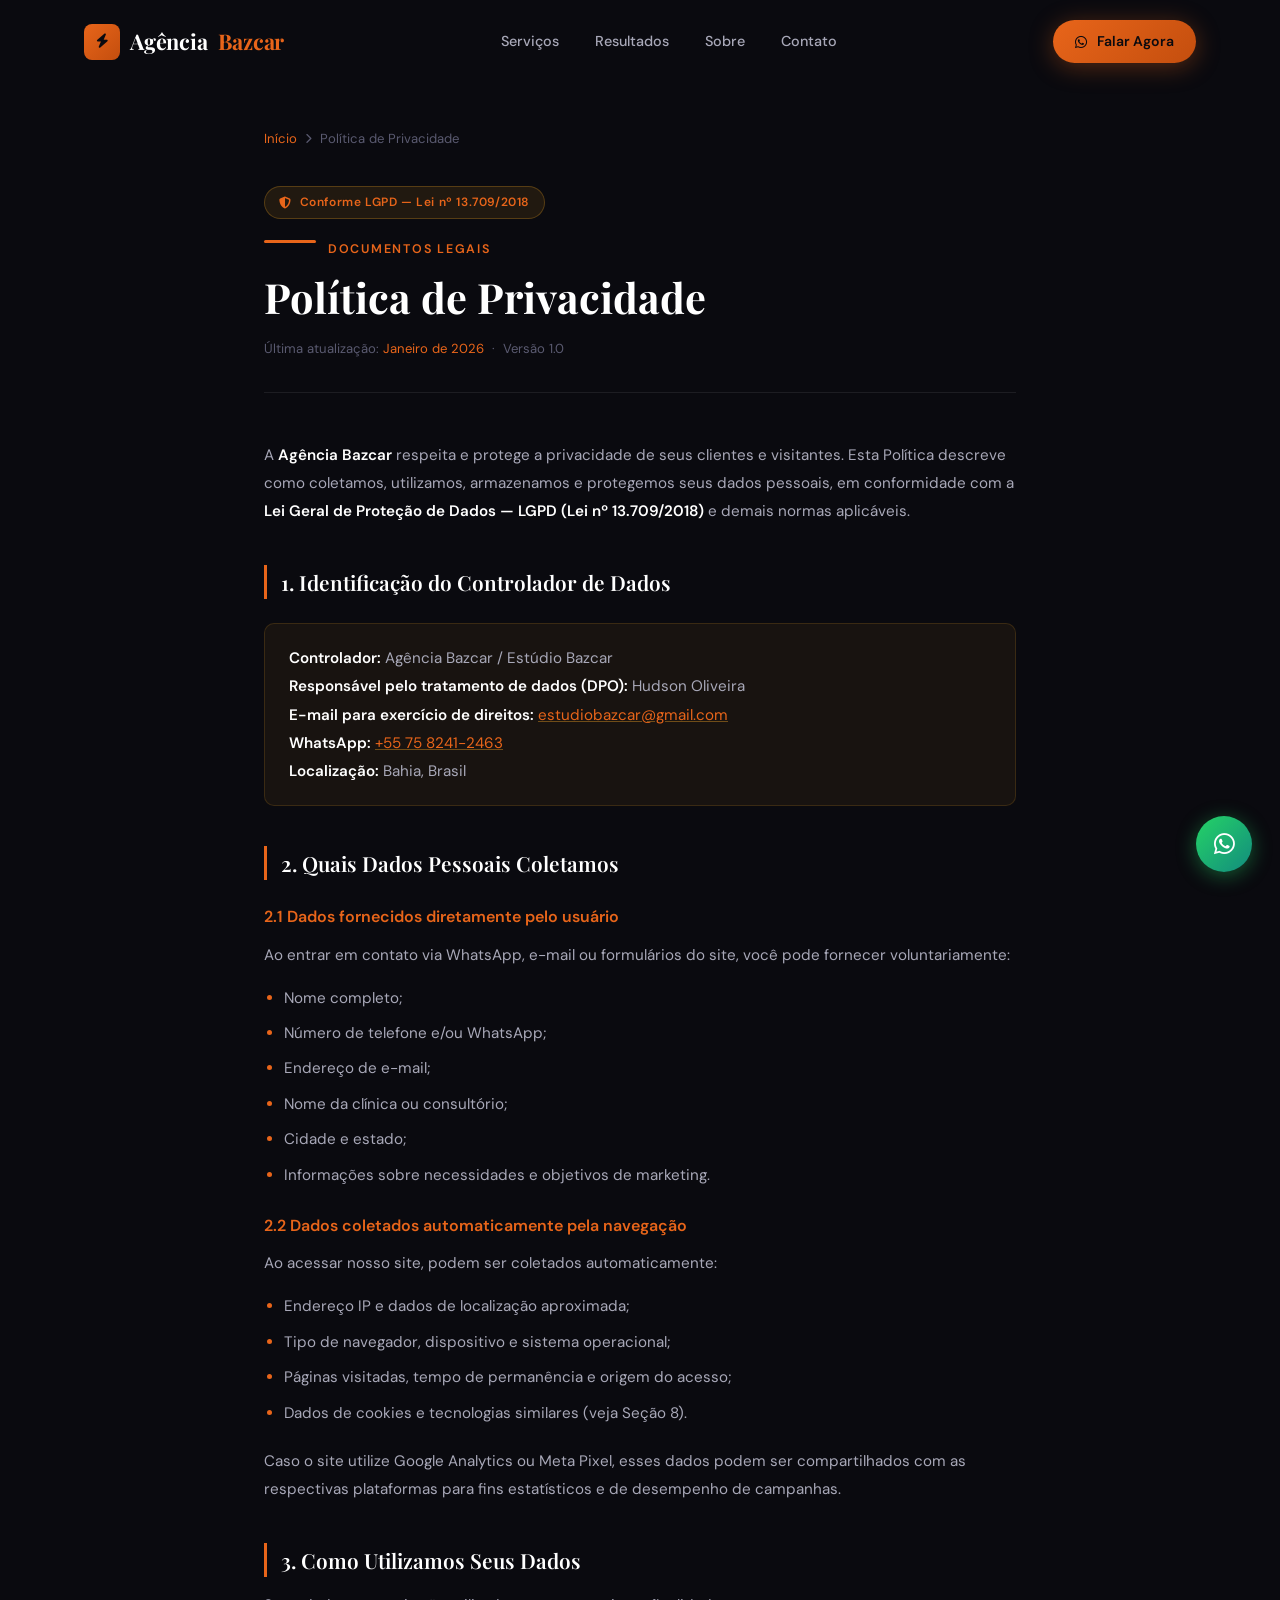
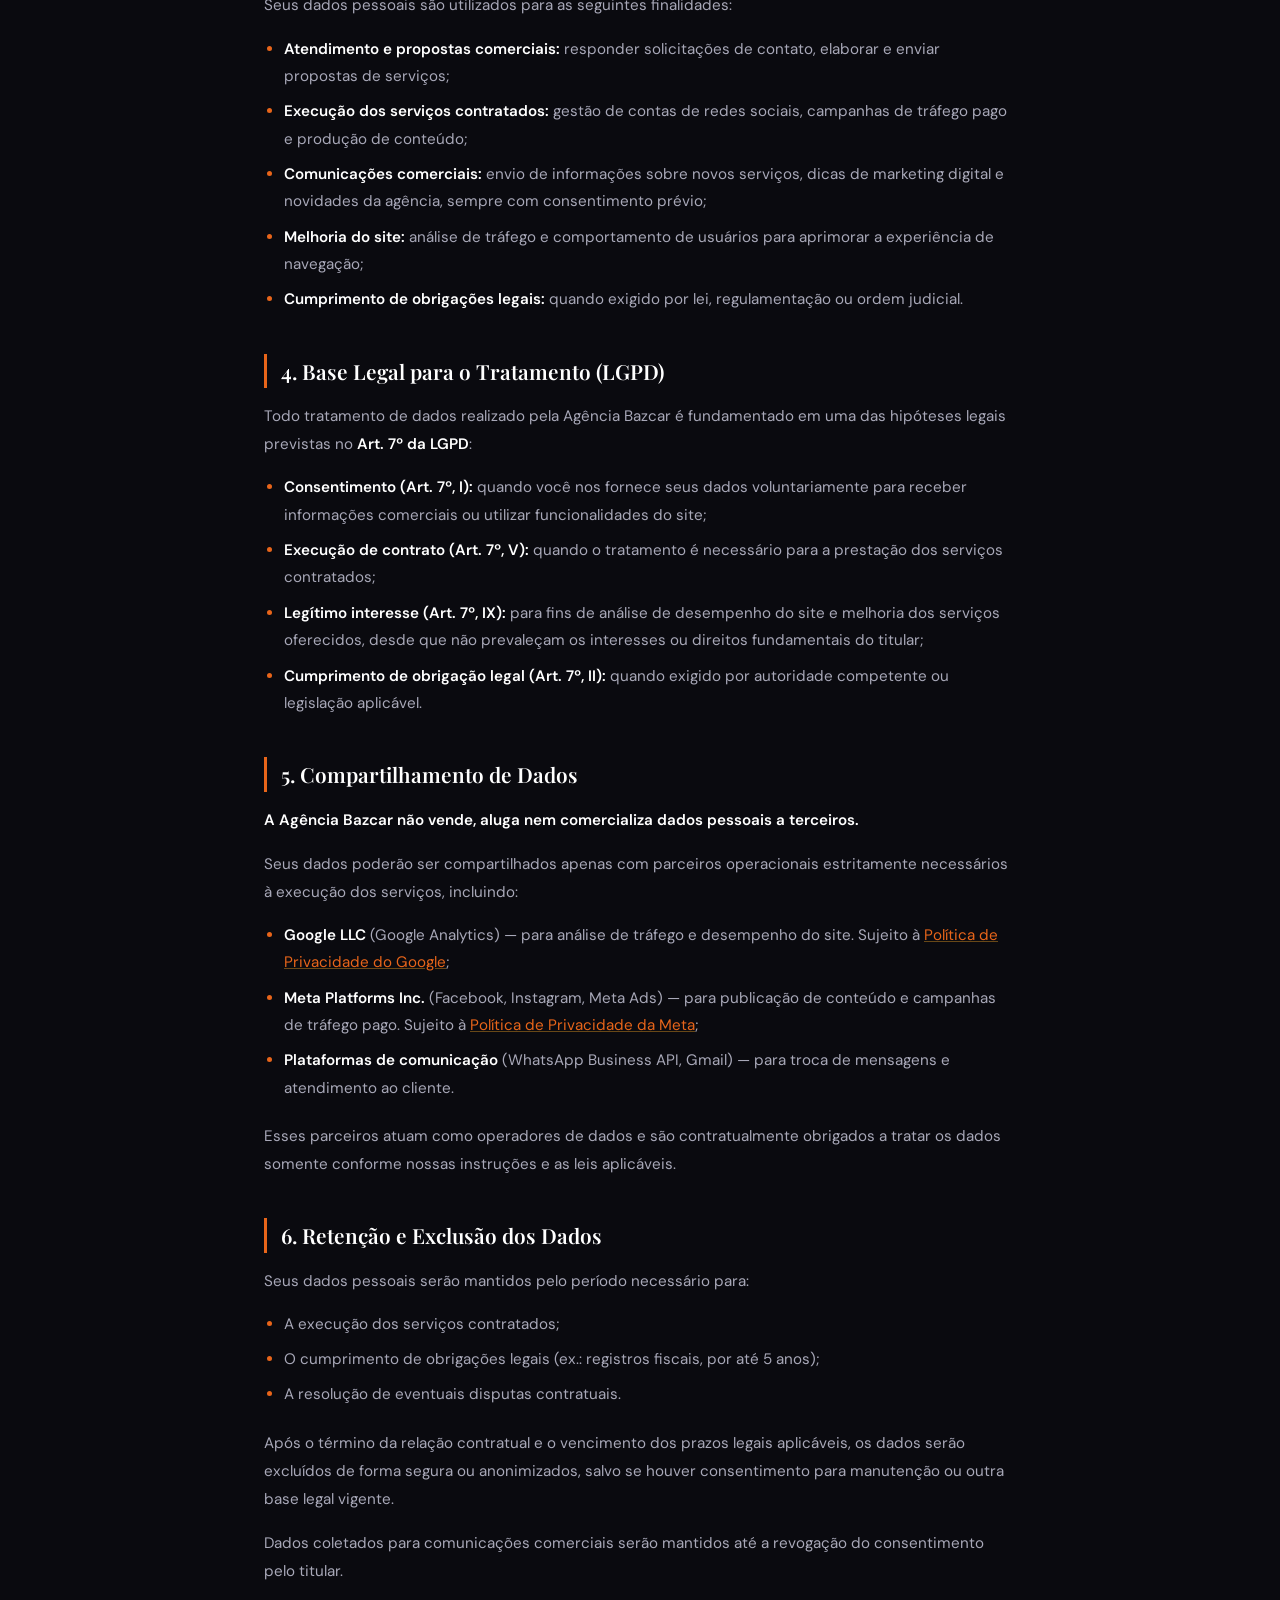
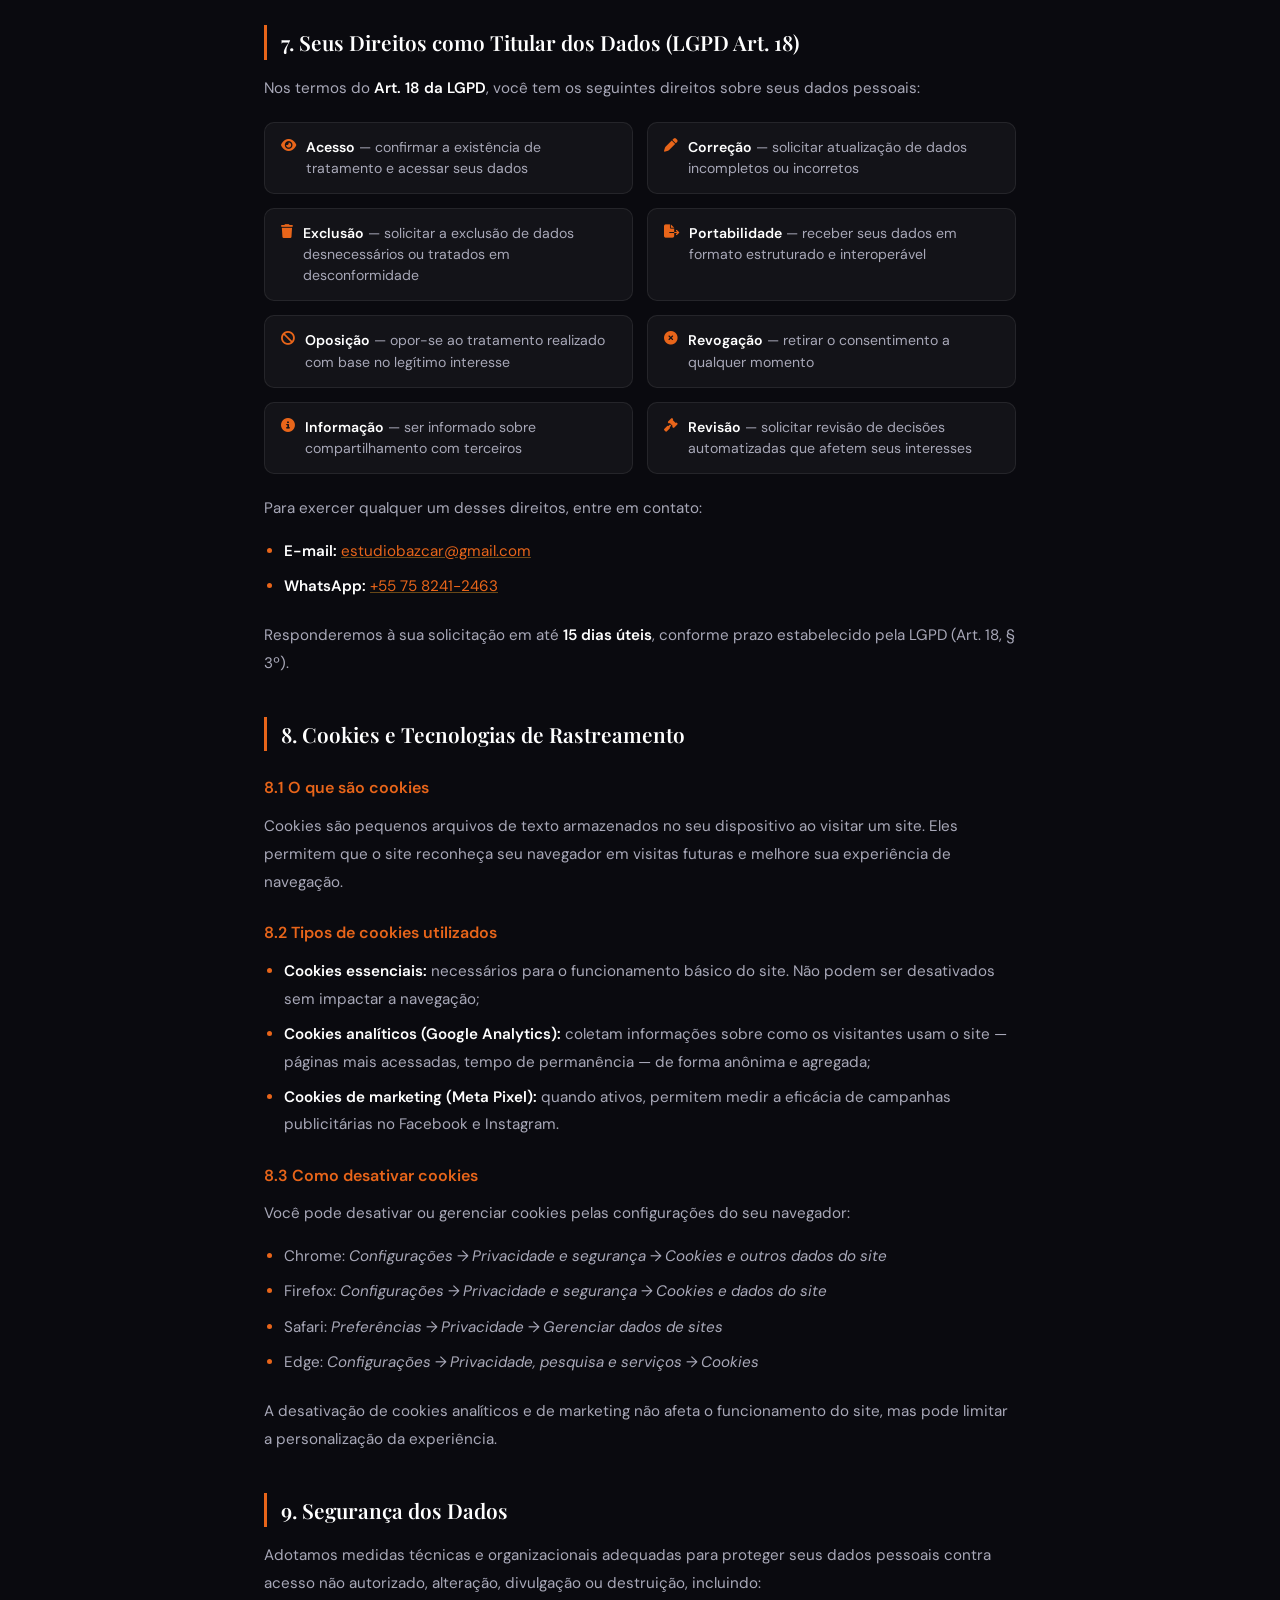
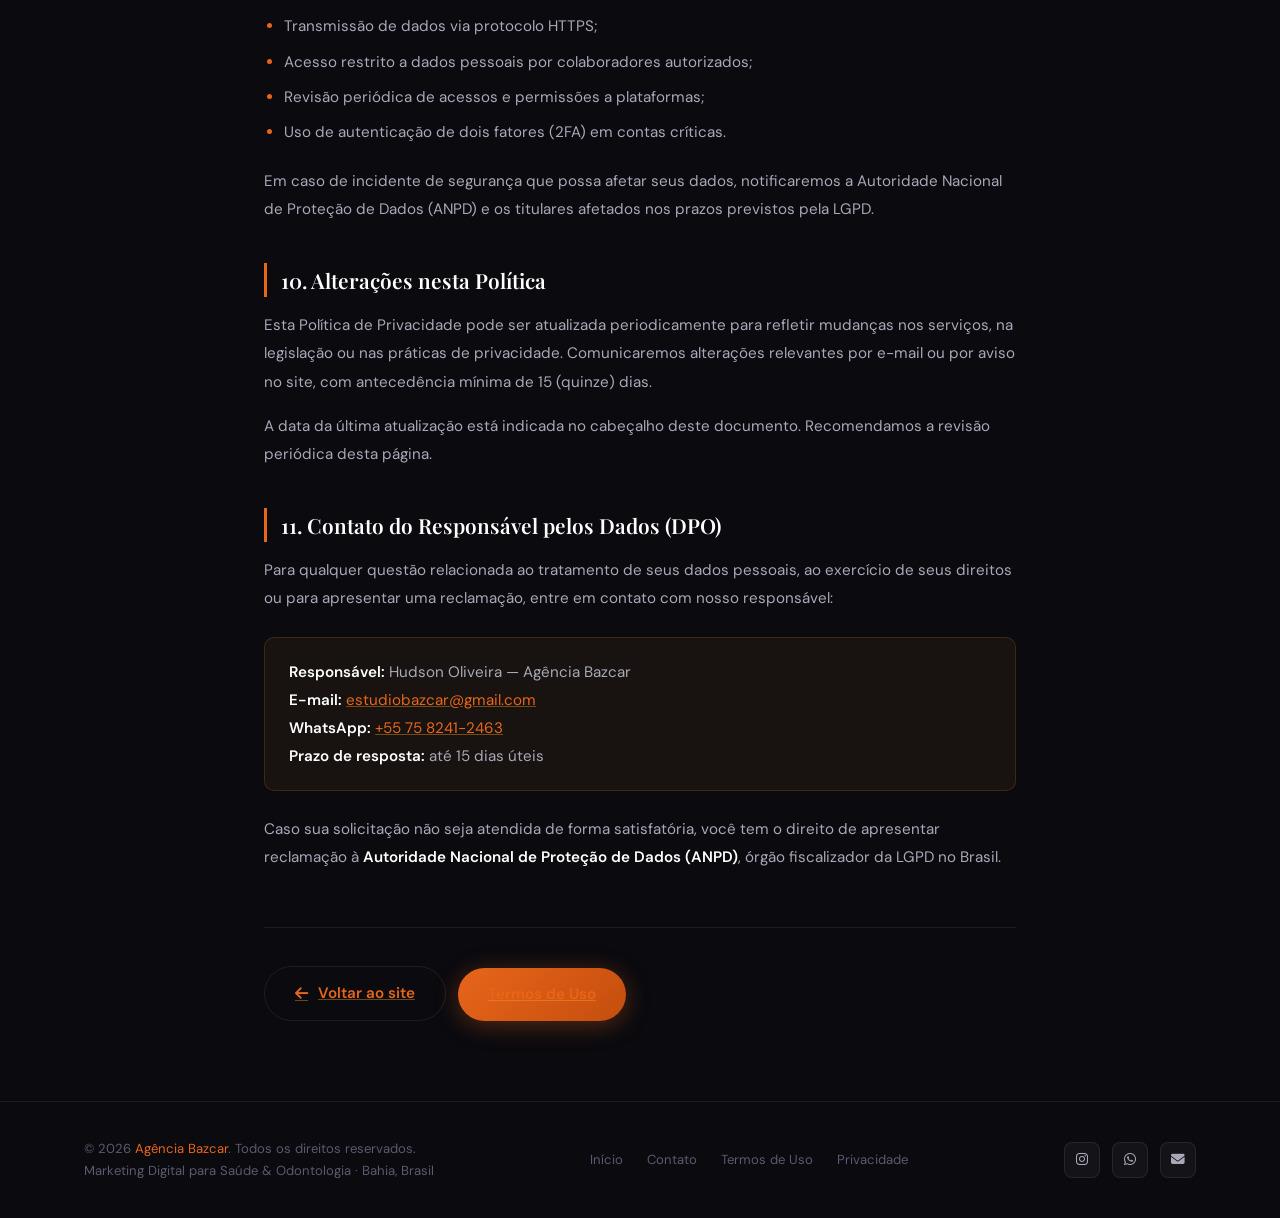
<file: legal/politica-de-privacidade.html>
<!DOCTYPE html>
<html lang="pt-BR">
<head>
  <meta charset="UTF-8" />
  <meta name="viewport" content="width=device-width, initial-scale=1.0" />
  <meta name="description" content="Política de Privacidade da Agência Bazcar — em conformidade com a LGPD (Lei nº 13.709/2018). Saiba como seus dados são coletados, usados e protegidos." />
  <meta name="robots" content="noindex, follow" />
  <title>Política de Privacidade | Agência Bazcar</title>

  <link rel="preconnect" href="https://fonts.googleapis.com" />
  <link rel="preconnect" href="https://fonts.gstatic.com" crossorigin />
  <link href="https://fonts.googleapis.com/css2?family=Playfair+Display:ital,wght@0,400;0,600;0,700;1,400&family=DM+Sans:wght@300;400;500;600&display=swap" rel="stylesheet" />
  <link rel="stylesheet" href="https://cdnjs.cloudflare.com/ajax/libs/font-awesome/6.5.0/css/all.min.css" />

  <!-- Meta Pixel -->
  <script>
    !function(f,b,e,v,n,t,s){if(f.fbq)return;n=f.fbq=function(){n.callMethod?
    n.callMethod.apply(n,arguments):n.queue.push(arguments)};if(!f._fbq)f._fbq=n;
    n.push=n;n.loaded=!0;n.version='2.0';n.queue=[];t=b.createElement(e);t.async=!0;
    t.src=v;s=b.getElementsByTagName(e)[0];s.parentNode.insertBefore(t,s)}(window,
    document,'script','https://connect.facebook.net/en_US/fbevents.js');
    fbq('init','1306252991701924');
    fbq('track','PageView');
  </script>
  <noscript><img height="1" width="1" style="display:none"
    src="https://www.facebook.com/tr?id=1306252991701924&ev=PageView&noscript=1"/></noscript>
  <!-- End Meta Pixel -->

  <link rel="stylesheet" href="../css/style.css" />
  <link rel="stylesheet" href="../css/animations.css" />

  <style>
    /* === LEGAL PAGE — estilos específicos === */
    .legal-wrap {
      max-width: 800px;
      margin: 0 auto;
      padding: 40px 24px 80px;
    }

    .breadcrumb {
      display: flex;
      align-items: center;
      gap: 8px;
      font-size: 0.82rem;
      color: var(--gray-dim);
      margin-bottom: 36px;
      flex-wrap: wrap;
    }
    .breadcrumb a { color: var(--gold); transition: opacity 0.2s; }
    .breadcrumb a:hover { opacity: 0.8; }
    .breadcrumb i { font-size: 0.65rem; color: var(--gray-dim); }

    .legal-header {
      margin-bottom: 48px;
      padding-bottom: 32px;
      border-bottom: 1px solid var(--glass-bdr);
    }
    .legal-header .label { margin-bottom: 12px; }
    .legal-header h1 {
      font-family: var(--font-head);
      font-size: clamp(2rem, 4vw, 2.6rem);
      font-weight: 700;
      line-height: 1.2;
      margin-bottom: 16px;
    }
    .legal-meta {
      font-size: 0.82rem;
      color: var(--gray-dim);
    }
    .legal-meta span { color: var(--gold); }

    .legal-body h2 {
      font-family: var(--font-head);
      font-size: 1.3rem;
      font-weight: 600;
      color: var(--white);
      margin: 40px 0 14px;
      padding-left: 14px;
      border-left: 3px solid var(--gold);
    }

    .legal-body h3 {
      font-size: 1rem;
      font-weight: 600;
      color: var(--gold);
      margin: 24px 0 10px;
    }

    .legal-body p {
      font-size: 0.95rem;
      color: var(--gray);
      line-height: 1.85;
      margin-bottom: 16px;
    }

    .legal-body ul, .legal-body ol {
      margin: 12px 0 20px 20px;
    }
    .legal-body li {
      font-size: 0.95rem;
      color: var(--gray);
      line-height: 1.8;
      margin-bottom: 8px;
    }
    .legal-body li::marker { color: var(--gold); }

    .legal-body strong { color: var(--white); font-weight: 600; }

    .legal-body a {
      color: var(--gold);
      text-decoration: underline;
      text-decoration-color: rgba(245,166,35,0.4);
      transition: text-decoration-color 0.2s;
    }
    .legal-body a:hover { text-decoration-color: var(--gold); }

    .legal-highlight {
      background: rgba(245,166,35,0.06);
      border: 1px solid rgba(245,166,35,0.15);
      border-radius: 10px;
      padding: 20px 24px;
      margin: 24px 0;
    }
    .legal-highlight p { margin-bottom: 0; }

    .lgpd-badge {
      display: inline-flex;
      align-items: center;
      gap: 8px;
      padding: 6px 14px;
      background: rgba(245,166,35,0.1);
      border: 1px solid rgba(245,166,35,0.25);
      border-radius: 50px;
      font-size: 0.75rem;
      font-weight: 600;
      color: var(--gold);
      letter-spacing: 0.05em;
      margin-bottom: 20px;
    }

    .rights-grid {
      display: grid;
      grid-template-columns: 1fr 1fr;
      gap: 14px;
      margin: 20px 0;
    }
    .right-item {
      display: flex;
      align-items: flex-start;
      gap: 10px;
      background: var(--glass-bg);
      border: 1px solid var(--glass-bdr);
      border-radius: 10px;
      padding: 14px 16px;
    }
    .right-item i { color: var(--gold); font-size: 0.85rem; margin-top: 2px; flex-shrink: 0; }
    .right-item span { font-size: 0.88rem; color: var(--gray); line-height: 1.5; }

    .back-btn-wrap {
      margin-top: 56px;
      padding-top: 32px;
      border-top: 1px solid var(--glass-bdr);
    }

    @media (max-width: 600px) {
      .rights-grid { grid-template-columns: 1fr; }
    }
  </style>
</head>

<body>

  <!-- FLOATING WHATSAPP -->
  <a href="https://wa.me/557582412463?text=Olá! Vim pelo site da Agência Bazcar e gostaria de saber mais sobre os serviços."
     class="wa-float" target="_blank" rel="noopener" aria-label="WhatsApp">
    <i class="fab fa-whatsapp"></i>
  </a>

  <!-- NAVBAR -->
  <nav id="navbar" aria-label="Navegação principal">
    <div class="container">
      <div class="nav-inner">
        <a href="../index.html" class="logo" aria-label="Agência Bazcar">
          <div class="logo-icon"><i class="fas fa-bolt"></i></div>
          Agência <span>Bazcar</span>
        </a>

        <ul class="nav-links">
          <li><a href="../index.html#servicos">Serviços</a></li>
          <li><a href="../index.html#resultados">Resultados</a></li>
          <li><a href="../index.html#sobre">Sobre</a></li>
          <li><a href="../index.html#contato">Contato</a></li>
        </ul>

        <div class="nav-cta">
          <a href="https://wa.me/557582412463?text=Olá! Vim pelo site da Agência Bazcar."
             class="btn btn-gold" target="_blank" rel="noopener" style="padding:10px 22px; font-size:0.88rem;">
            <i class="fab fa-whatsapp"></i> Falar Agora
          </a>
        </div>

        <button class="hamburger" id="hamburger" aria-label="Menu" aria-expanded="false">
          <span></span><span></span><span></span>
        </button>
      </div>
    </div>
  </nav>

  <!-- MOBILE MENU -->
  <div class="mobile-menu" id="mobileMenu" role="dialog" aria-modal="true" aria-label="Menu de navegação">
    <a href="../index.html#servicos" class="mobile-link">Serviços</a>
    <a href="../index.html#resultados" class="mobile-link">Resultados</a>
    <a href="../index.html#sobre" class="mobile-link">Sobre</a>
    <a href="../index.html#contato" class="mobile-link">Contato</a>
    <a href="https://wa.me/557582412463" class="btn btn-wa" target="_blank" rel="noopener" style="margin-top:12px;">
      <i class="fab fa-whatsapp"></i> Falar no WhatsApp
    </a>
  </div>

  <!-- CONTEÚDO PRINCIPAL -->
  <main style="padding-top: 88px;">
    <div class="legal-wrap">

      <!-- Breadcrumb -->
      <nav class="breadcrumb" aria-label="Localização na página">
        <a href="../index.html">Início</a>
        <i class="fas fa-chevron-right"></i>
        <span>Política de Privacidade</span>
      </nav>

      <!-- Cabeçalho -->
      <header class="legal-header">
        <div class="lgpd-badge">
          <i class="fas fa-shield-halved"></i>
          Conforme LGPD — Lei nº 13.709/2018
        </div>
        <div class="label">
          <div class="gold-line"></div>
          Documentos Legais
        </div>
        <h1>Política de Privacidade</h1>
        <p class="legal-meta">
          Última atualização: <span>Janeiro de 2026</span> &nbsp;·&nbsp;
          Versão 1.0
        </p>
      </header>

      <!-- Corpo -->
      <div class="legal-body">

        <p>
          A <strong>Agência Bazcar</strong> respeita e protege a privacidade de seus
          clientes e visitantes. Esta Política descreve como coletamos, utilizamos,
          armazenamos e protegemos seus dados pessoais, em conformidade com a
          <strong>Lei Geral de Proteção de Dados — LGPD (Lei nº 13.709/2018)</strong>
          e demais normas aplicáveis.
        </p>

        <!-- 1. Identificação do Controlador -->
        <h2>1. Identificação do Controlador de Dados</h2>
        <div class="legal-highlight">
          <p>
            <strong>Controlador:</strong> Agência Bazcar / Estúdio Bazcar<br />
            <strong>Responsável pelo tratamento de dados (DPO):</strong> Hudson Oliveira<br />
            <strong>E-mail para exercício de direitos:</strong> <a href="mailto:estudiobazcar@gmail.com">estudiobazcar@gmail.com</a><br />
            <strong>WhatsApp:</strong> <a href="https://wa.me/557582412463" target="_blank" rel="noopener">+55 75 8241-2463</a><br />
            <strong>Localização:</strong> Bahia, Brasil
          </p>
        </div>

        <!-- 2. Quais dados coletamos -->
        <h2>2. Quais Dados Pessoais Coletamos</h2>

        <h3>2.1 Dados fornecidos diretamente pelo usuário</h3>
        <p>
          Ao entrar em contato via WhatsApp, e-mail ou formulários do site, você pode
          fornecer voluntariamente:
        </p>
        <ul>
          <li>Nome completo;</li>
          <li>Número de telefone e/ou WhatsApp;</li>
          <li>Endereço de e-mail;</li>
          <li>Nome da clínica ou consultório;</li>
          <li>Cidade e estado;</li>
          <li>Informações sobre necessidades e objetivos de marketing.</li>
        </ul>

        <h3>2.2 Dados coletados automaticamente pela navegação</h3>
        <p>
          Ao acessar nosso site, podem ser coletados automaticamente:
        </p>
        <ul>
          <li>Endereço IP e dados de localização aproximada;</li>
          <li>Tipo de navegador, dispositivo e sistema operacional;</li>
          <li>Páginas visitadas, tempo de permanência e origem do acesso;</li>
          <li>Dados de cookies e tecnologias similares (veja Seção 8).</li>
        </ul>
        <p>
          Caso o site utilize Google Analytics ou Meta Pixel, esses dados podem ser
          compartilhados com as respectivas plataformas para fins estatísticos e de
          desempenho de campanhas.
        </p>

        <!-- 3. Como usamos -->
        <h2>3. Como Utilizamos Seus Dados</h2>
        <p>Seus dados pessoais são utilizados para as seguintes finalidades:</p>
        <ul>
          <li><strong>Atendimento e propostas comerciais:</strong> responder solicitações de contato, elaborar e enviar propostas de serviços;</li>
          <li><strong>Execução dos serviços contratados:</strong> gestão de contas de redes sociais, campanhas de tráfego pago e produção de conteúdo;</li>
          <li><strong>Comunicações comerciais:</strong> envio de informações sobre novos serviços, dicas de marketing digital e novidades da agência, sempre com consentimento prévio;</li>
          <li><strong>Melhoria do site:</strong> análise de tráfego e comportamento de usuários para aprimorar a experiência de navegação;</li>
          <li><strong>Cumprimento de obrigações legais:</strong> quando exigido por lei, regulamentação ou ordem judicial.</li>
        </ul>

        <!-- 4. Base Legal LGPD -->
        <h2>4. Base Legal para o Tratamento (LGPD)</h2>
        <p>
          Todo tratamento de dados realizado pela Agência Bazcar é fundamentado em
          uma das hipóteses legais previstas no <strong>Art. 7º da LGPD</strong>:
        </p>
        <ul>
          <li>
            <strong>Consentimento (Art. 7º, I):</strong> quando você nos fornece seus
            dados voluntariamente para receber informações comerciais ou utilizar
            funcionalidades do site;
          </li>
          <li>
            <strong>Execução de contrato (Art. 7º, V):</strong> quando o tratamento
            é necessário para a prestação dos serviços contratados;
          </li>
          <li>
            <strong>Legítimo interesse (Art. 7º, IX):</strong> para fins de análise
            de desempenho do site e melhoria dos serviços oferecidos, desde que não
            prevaleçam os interesses ou direitos fundamentais do titular;
          </li>
          <li>
            <strong>Cumprimento de obrigação legal (Art. 7º, II):</strong> quando
            exigido por autoridade competente ou legislação aplicável.
          </li>
        </ul>

        <!-- 5. Compartilhamento -->
        <h2>5. Compartilhamento de Dados</h2>
        <p>
          <strong>A Agência Bazcar não vende, aluga nem comercializa dados pessoais
          a terceiros.</strong>
        </p>
        <p>
          Seus dados poderão ser compartilhados apenas com parceiros operacionais
          estritamente necessários à execução dos serviços, incluindo:
        </p>
        <ul>
          <li>
            <strong>Google LLC</strong> (Google Analytics) — para análise de
            tráfego e desempenho do site. Sujeito à
            <a href="https://policies.google.com/privacy" target="_blank" rel="noopener">Política de Privacidade do Google</a>;
          </li>
          <li>
            <strong>Meta Platforms Inc.</strong> (Facebook, Instagram, Meta Ads) — para
            publicação de conteúdo e campanhas de tráfego pago. Sujeito à
            <a href="https://www.facebook.com/privacy/policy/" target="_blank" rel="noopener">Política de Privacidade da Meta</a>;
          </li>
          <li>
            <strong>Plataformas de comunicação</strong> (WhatsApp Business API, Gmail) —
            para troca de mensagens e atendimento ao cliente.
          </li>
        </ul>
        <p>
          Esses parceiros atuam como operadores de dados e são contratualmente obrigados
          a tratar os dados somente conforme nossas instruções e as leis aplicáveis.
        </p>

        <!-- 6. Retenção -->
        <h2>6. Retenção e Exclusão dos Dados</h2>
        <p>
          Seus dados pessoais serão mantidos pelo período necessário para:
        </p>
        <ul>
          <li>A execução dos serviços contratados;</li>
          <li>O cumprimento de obrigações legais (ex.: registros fiscais, por até 5 anos);</li>
          <li>A resolução de eventuais disputas contratuais.</li>
        </ul>
        <p>
          Após o término da relação contratual e o vencimento dos prazos legais
          aplicáveis, os dados serão excluídos de forma segura ou anonimizados,
          salvo se houver consentimento para manutenção ou outra base legal vigente.
        </p>
        <p>
          Dados coletados para comunicações comerciais serão mantidos até a revogação
          do consentimento pelo titular.
        </p>

        <!-- 7. Direitos do Titular -->
        <h2>7. Seus Direitos como Titular dos Dados (LGPD Art. 18)</h2>
        <p>
          Nos termos do <strong>Art. 18 da LGPD</strong>, você tem os seguintes
          direitos sobre seus dados pessoais:
        </p>

        <div class="rights-grid">
          <div class="right-item">
            <i class="fas fa-eye"></i>
            <span><strong>Acesso</strong> — confirmar a existência de tratamento e acessar seus dados</span>
          </div>
          <div class="right-item">
            <i class="fas fa-pen"></i>
            <span><strong>Correção</strong> — solicitar atualização de dados incompletos ou incorretos</span>
          </div>
          <div class="right-item">
            <i class="fas fa-trash"></i>
            <span><strong>Exclusão</strong> — solicitar a exclusão de dados desnecessários ou tratados em desconformidade</span>
          </div>
          <div class="right-item">
            <i class="fas fa-file-export"></i>
            <span><strong>Portabilidade</strong> — receber seus dados em formato estruturado e interoperável</span>
          </div>
          <div class="right-item">
            <i class="fas fa-ban"></i>
            <span><strong>Oposição</strong> — opor-se ao tratamento realizado com base no legítimo interesse</span>
          </div>
          <div class="right-item">
            <i class="fas fa-times-circle"></i>
            <span><strong>Revogação</strong> — retirar o consentimento a qualquer momento</span>
          </div>
          <div class="right-item">
            <i class="fas fa-info-circle"></i>
            <span><strong>Informação</strong> — ser informado sobre compartilhamento com terceiros</span>
          </div>
          <div class="right-item">
            <i class="fas fa-gavel"></i>
            <span><strong>Revisão</strong> — solicitar revisão de decisões automatizadas que afetem seus interesses</span>
          </div>
        </div>

        <p>
          Para exercer qualquer um desses direitos, entre em contato:
        </p>
        <ul>
          <li><strong>E-mail:</strong> <a href="mailto:estudiobazcar@gmail.com">estudiobazcar@gmail.com</a></li>
          <li><strong>WhatsApp:</strong> <a href="https://wa.me/557582412463" target="_blank" rel="noopener">+55 75 8241-2463</a></li>
        </ul>
        <p>
          Responderemos à sua solicitação em até <strong>15 dias úteis</strong>, conforme
          prazo estabelecido pela LGPD (Art. 18, § 3º).
        </p>

        <!-- 8. Cookies -->
        <h2>8. Cookies e Tecnologias de Rastreamento</h2>

        <h3>8.1 O que são cookies</h3>
        <p>
          Cookies são pequenos arquivos de texto armazenados no seu dispositivo ao
          visitar um site. Eles permitem que o site reconheça seu navegador em visitas
          futuras e melhore sua experiência de navegação.
        </p>

        <h3>8.2 Tipos de cookies utilizados</h3>
        <ul>
          <li>
            <strong>Cookies essenciais:</strong> necessários para o funcionamento básico
            do site. Não podem ser desativados sem impactar a navegação;
          </li>
          <li>
            <strong>Cookies analíticos (Google Analytics):</strong> coletam informações
            sobre como os visitantes usam o site — páginas mais acessadas, tempo de
            permanência — de forma anônima e agregada;
          </li>
          <li>
            <strong>Cookies de marketing (Meta Pixel):</strong> quando ativos, permitem
            medir a eficácia de campanhas publicitárias no Facebook e Instagram.
          </li>
        </ul>

        <h3>8.3 Como desativar cookies</h3>
        <p>
          Você pode desativar ou gerenciar cookies pelas configurações do seu navegador:
        </p>
        <ul>
          <li>Chrome: <em>Configurações → Privacidade e segurança → Cookies e outros dados do site</em></li>
          <li>Firefox: <em>Configurações → Privacidade e segurança → Cookies e dados do site</em></li>
          <li>Safari: <em>Preferências → Privacidade → Gerenciar dados de sites</em></li>
          <li>Edge: <em>Configurações → Privacidade, pesquisa e serviços → Cookies</em></li>
        </ul>
        <p>
          A desativação de cookies analíticos e de marketing não afeta o funcionamento
          do site, mas pode limitar a personalização da experiência.
        </p>

        <!-- 9. Segurança -->
        <h2>9. Segurança dos Dados</h2>
        <p>
          Adotamos medidas técnicas e organizacionais adequadas para proteger seus
          dados pessoais contra acesso não autorizado, alteração, divulgação ou
          destruição, incluindo:
        </p>
        <ul>
          <li>Transmissão de dados via protocolo HTTPS;</li>
          <li>Acesso restrito a dados pessoais por colaboradores autorizados;</li>
          <li>Revisão periódica de acessos e permissões a plataformas;</li>
          <li>Uso de autenticação de dois fatores (2FA) em contas críticas.</li>
        </ul>
        <p>
          Em caso de incidente de segurança que possa afetar seus dados, notificaremos
          a Autoridade Nacional de Proteção de Dados (ANPD) e os titulares afetados nos
          prazos previstos pela LGPD.
        </p>

        <!-- 10. Alterações -->
        <h2>10. Alterações nesta Política</h2>
        <p>
          Esta Política de Privacidade pode ser atualizada periodicamente para refletir
          mudanças nos serviços, na legislação ou nas práticas de privacidade.
          Comunicaremos alterações relevantes por e-mail ou por aviso no site, com
          antecedência mínima de 15 (quinze) dias.
        </p>
        <p>
          A data da última atualização está indicada no cabeçalho deste documento.
          Recomendamos a revisão periódica desta página.
        </p>

        <!-- 11. Contato do DPO -->
        <h2>11. Contato do Responsável pelos Dados (DPO)</h2>
        <p>
          Para qualquer questão relacionada ao tratamento de seus dados pessoais,
          ao exercício de seus direitos ou para apresentar uma reclamação, entre em
          contato com nosso responsável:
        </p>
        <div class="legal-highlight">
          <p>
            <strong>Responsável:</strong> Hudson Oliveira — Agência Bazcar<br />
            <strong>E-mail:</strong> <a href="mailto:estudiobazcar@gmail.com">estudiobazcar@gmail.com</a><br />
            <strong>WhatsApp:</strong> <a href="https://wa.me/557582412463" target="_blank" rel="noopener">+55 75 8241-2463</a><br />
            <strong>Prazo de resposta:</strong> até 15 dias úteis
          </p>
        </div>
        <p>
          Caso sua solicitação não seja atendida de forma satisfatória, você tem o
          direito de apresentar reclamação à <strong>Autoridade Nacional de Proteção
          de Dados (ANPD)</strong>, órgão fiscalizador da LGPD no Brasil.
        </p>

        <!-- Botão voltar -->
        <div class="back-btn-wrap">
          <a href="../index.html" class="btn btn-outline">
            <i class="fas fa-arrow-left"></i>
            Voltar ao site
          </a>
          &nbsp;
          <a href="termos-de-uso.html" class="btn btn-gold" style="margin-top:8px;">
            Termos de Uso
          </a>
        </div>

      </div><!-- /legal-body -->
    </div><!-- /legal-wrap -->
  </main>

  <!-- FOOTER -->
  <footer role="contentinfo">
    <div class="container">
      <div class="footer-inner">
        <p class="footer-copy">
          © 2026 <span>Agência Bazcar</span>. Todos os direitos reservados.<br />
          Marketing Digital para Saúde &amp; Odontologia · Bahia, Brasil
        </p>

        <div class="footer-links">
          <a href="../index.html">Início</a>
          <a href="../index.html#contato">Contato</a>
          <a href="termos-de-uso.html">Termos de Uso</a>
          <a href="politica-de-privacidade.html">Privacidade</a>
        </div>

        <div class="footer-social">
          <a href="https://www.instagram.com/agenciabazcar/" class="social-btn" target="_blank" rel="noopener" aria-label="Instagram">
            <i class="fab fa-instagram"></i>
          </a>
          <a href="https://wa.me/557582412463" class="social-btn" target="_blank" rel="noopener" aria-label="WhatsApp">
            <i class="fab fa-whatsapp"></i>
          </a>
          <a href="mailto:estudiobazcar@gmail.com" class="social-btn" aria-label="Email">
            <i class="fas fa-envelope"></i>
          </a>
        </div>
      </div>
    </div>
  </footer>

  <script src="../js/main.js" defer></script>
</body>
</html>
</file>
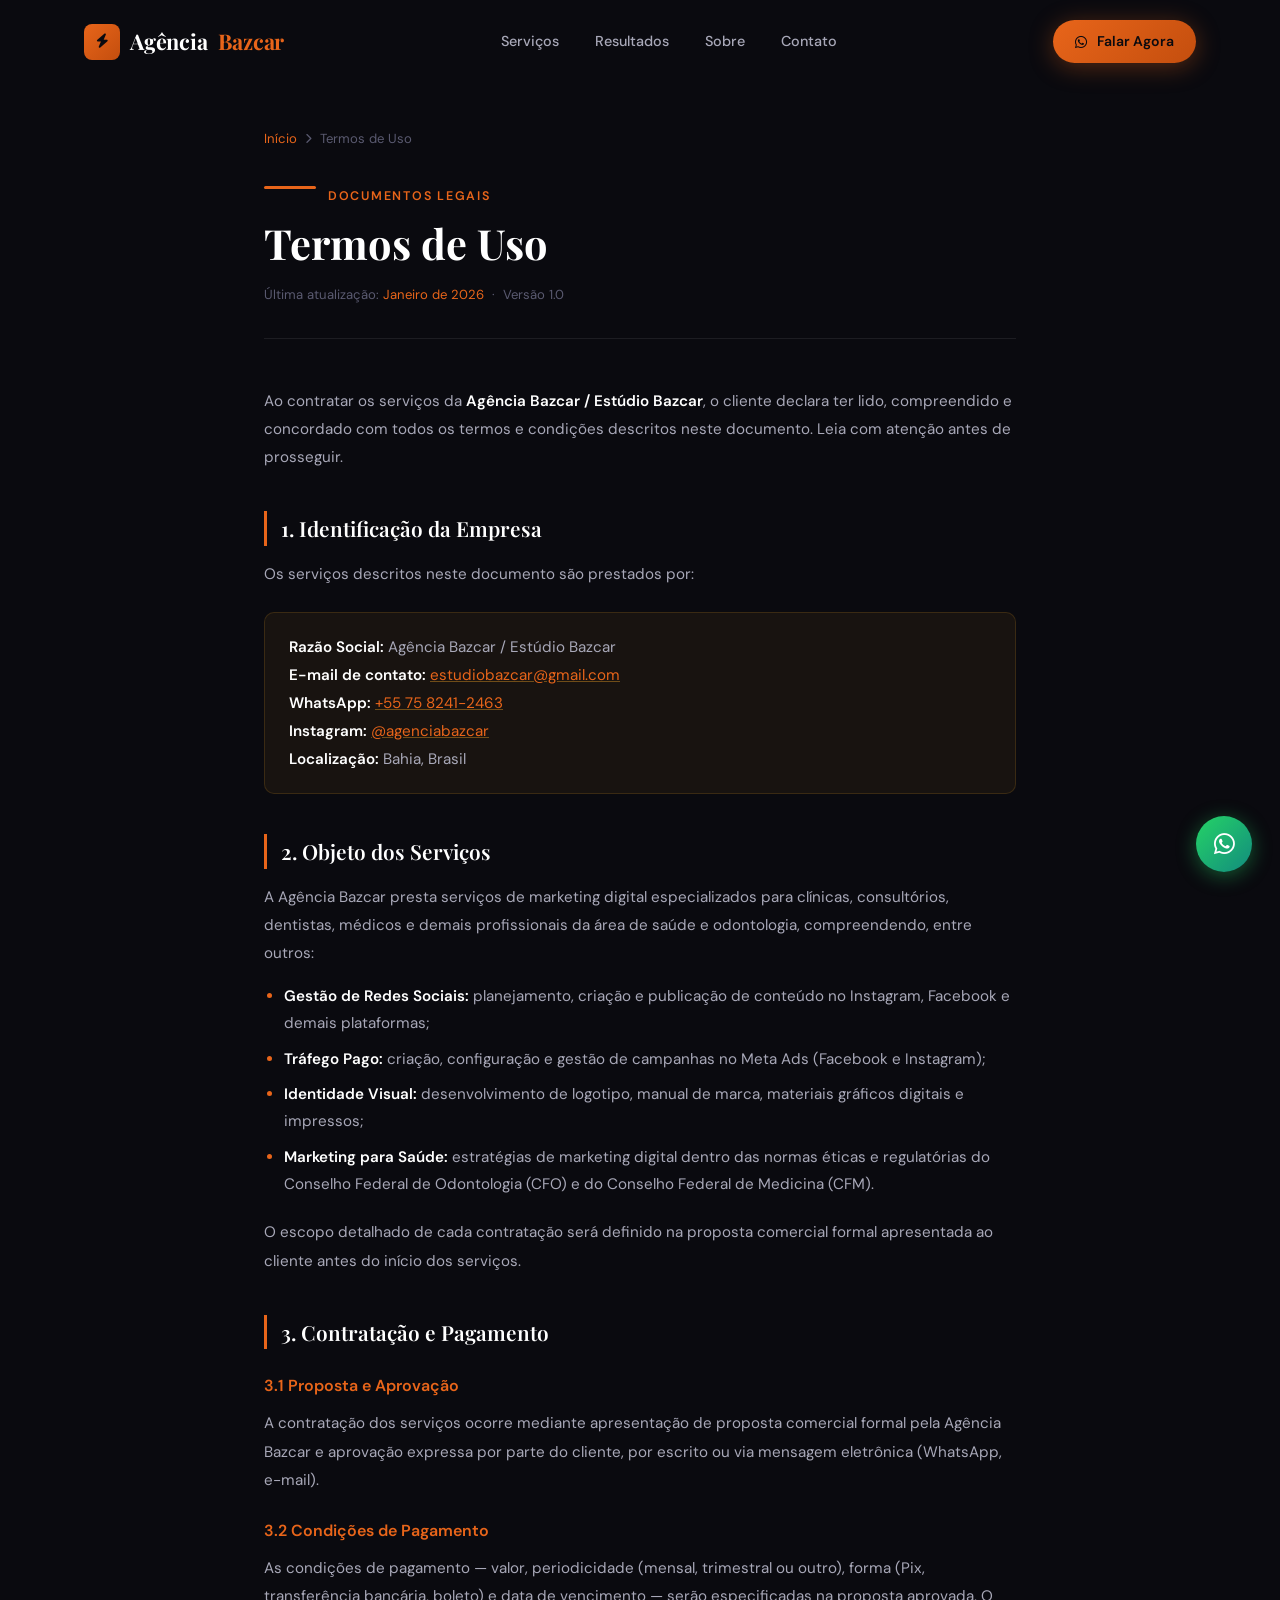
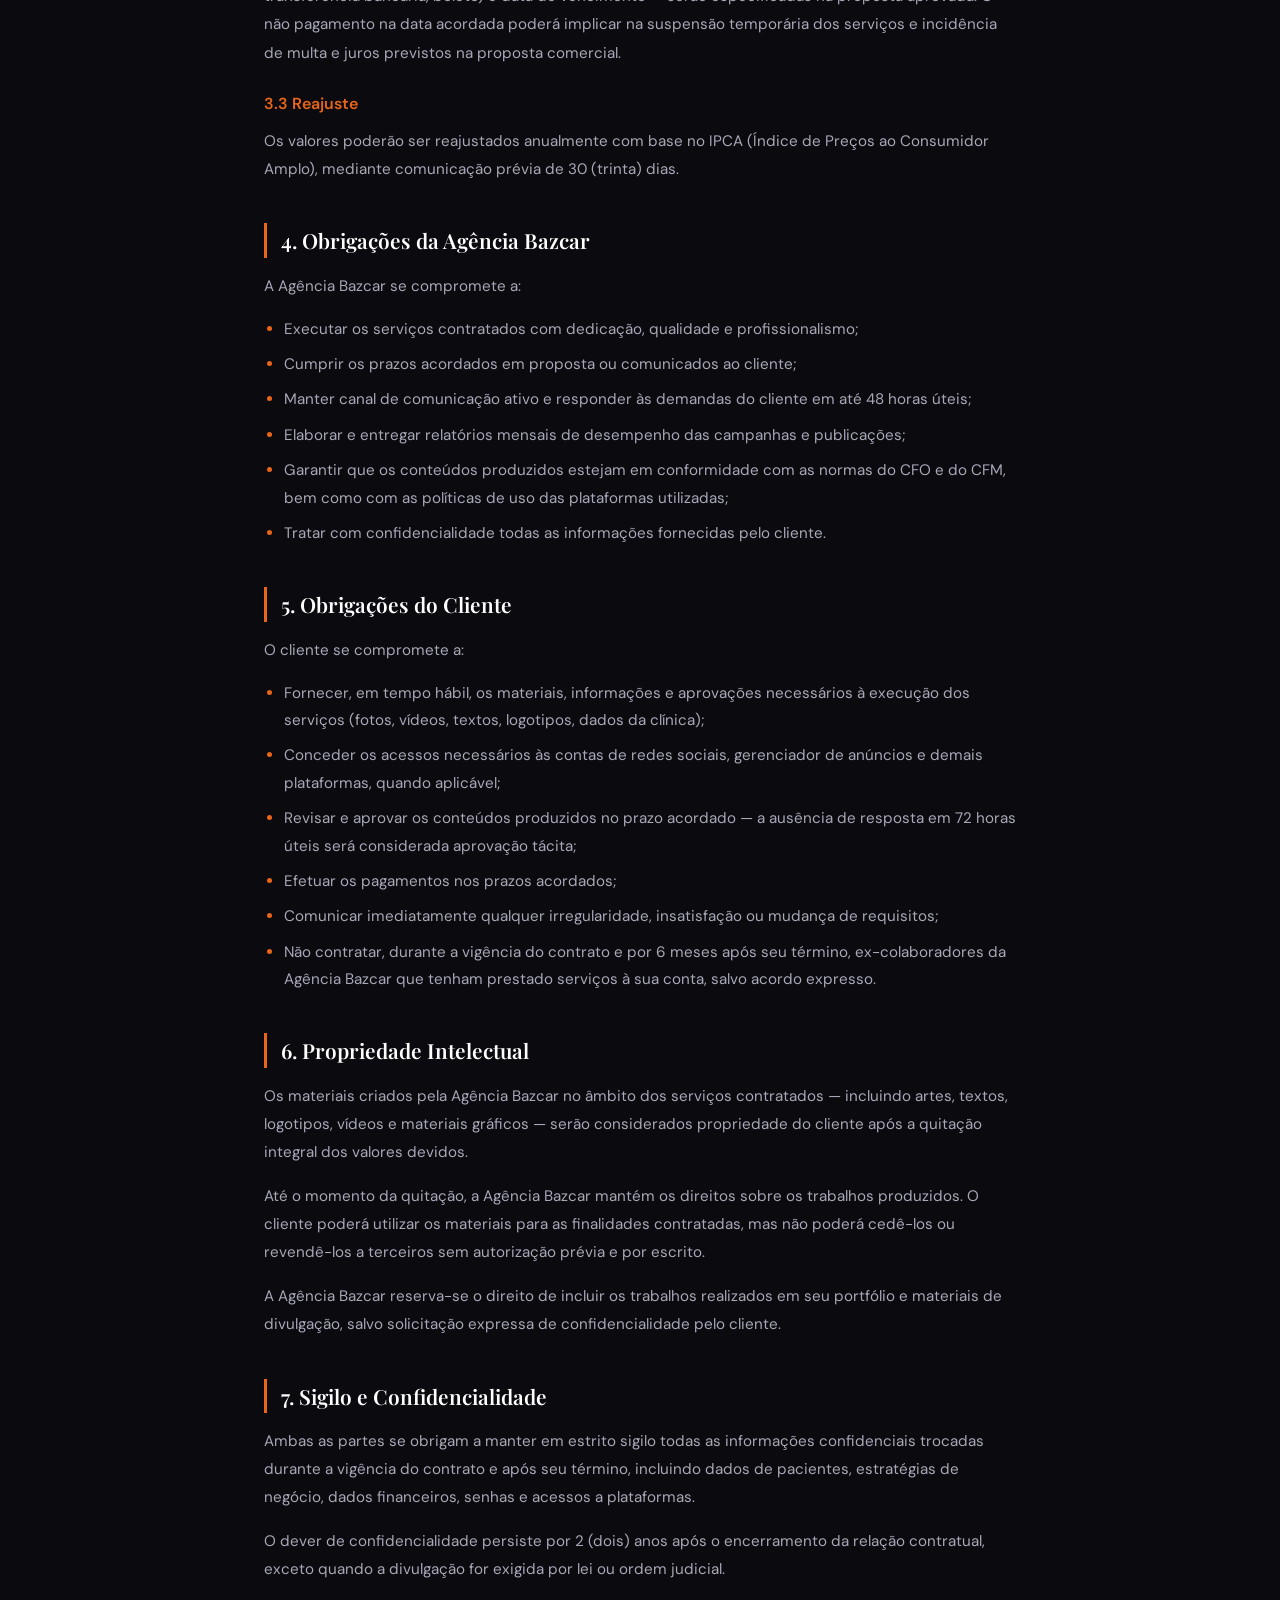
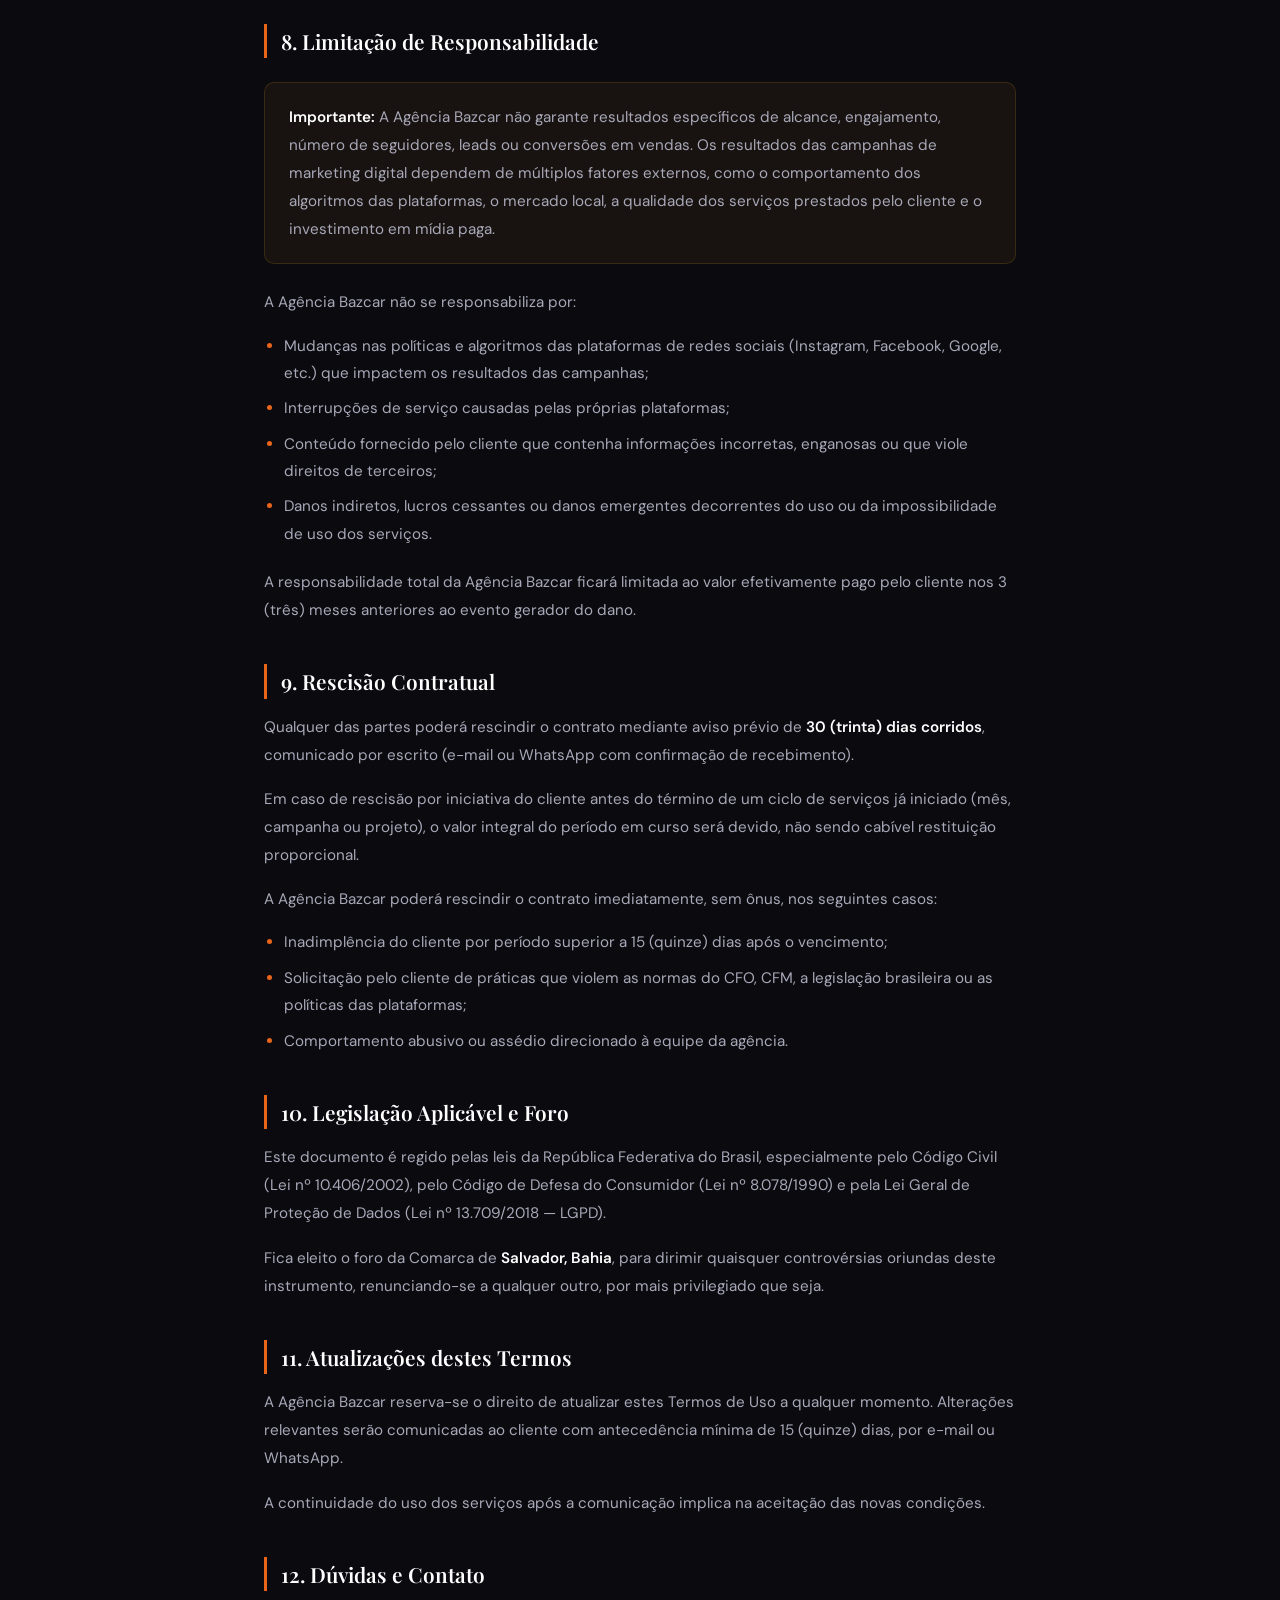
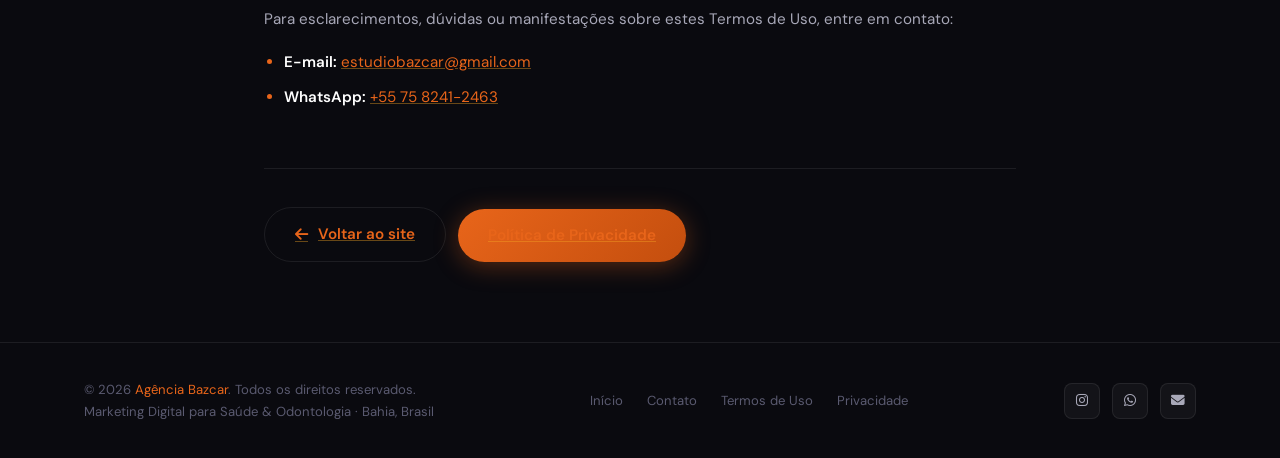
<file: legal/termos-de-uso.html>
<!DOCTYPE html>
<html lang="pt-BR">
<head>
  <meta charset="UTF-8" />
  <meta name="viewport" content="width=device-width, initial-scale=1.0" />
  <meta name="description" content="Termos de Uso da Agência Bazcar — condições para contratação de serviços de marketing digital para saúde e odontologia na Bahia." />
  <meta name="robots" content="noindex, follow" />
  <title>Termos de Uso | Agência Bazcar</title>

  <link rel="preconnect" href="https://fonts.googleapis.com" />
  <link rel="preconnect" href="https://fonts.gstatic.com" crossorigin />
  <link href="https://fonts.googleapis.com/css2?family=Playfair+Display:ital,wght@0,400;0,600;0,700;1,400&family=DM+Sans:wght@300;400;500;600&display=swap" rel="stylesheet" />
  <link rel="stylesheet" href="https://cdnjs.cloudflare.com/ajax/libs/font-awesome/6.5.0/css/all.min.css" />

  <!-- Meta Pixel -->
  <script>
    !function(f,b,e,v,n,t,s){if(f.fbq)return;n=f.fbq=function(){n.callMethod?
    n.callMethod.apply(n,arguments):n.queue.push(arguments)};if(!f._fbq)f._fbq=n;
    n.push=n;n.loaded=!0;n.version='2.0';n.queue=[];t=b.createElement(e);t.async=!0;
    t.src=v;s=b.getElementsByTagName(e)[0];s.parentNode.insertBefore(t,s)}(window,
    document,'script','https://connect.facebook.net/en_US/fbevents.js');
    fbq('init','1306252991701924');
    fbq('track','PageView');
  </script>
  <noscript><img height="1" width="1" style="display:none"
    src="https://www.facebook.com/tr?id=1306252991701924&ev=PageView&noscript=1"/></noscript>
  <!-- End Meta Pixel -->

  <link rel="stylesheet" href="../css/style.css" />
  <link rel="stylesheet" href="../css/animations.css" />

  <style>
    /* === LEGAL PAGE — estilos específicos === */
    .legal-wrap {
      max-width: 800px;
      margin: 0 auto;
      padding: 40px 24px 80px;
    }

    .breadcrumb {
      display: flex;
      align-items: center;
      gap: 8px;
      font-size: 0.82rem;
      color: var(--gray-dim);
      margin-bottom: 36px;
      flex-wrap: wrap;
    }
    .breadcrumb a { color: var(--gold); transition: opacity 0.2s; }
    .breadcrumb a:hover { opacity: 0.8; }
    .breadcrumb i { font-size: 0.65rem; color: var(--gray-dim); }

    .legal-header {
      margin-bottom: 48px;
      padding-bottom: 32px;
      border-bottom: 1px solid var(--glass-bdr);
    }
    .legal-header .label { margin-bottom: 12px; }
    .legal-header h1 {
      font-family: var(--font-head);
      font-size: clamp(2rem, 4vw, 2.6rem);
      font-weight: 700;
      line-height: 1.2;
      margin-bottom: 16px;
    }
    .legal-meta {
      font-size: 0.82rem;
      color: var(--gray-dim);
    }
    .legal-meta span { color: var(--gold); }

    .legal-body h2 {
      font-family: var(--font-head);
      font-size: 1.3rem;
      font-weight: 600;
      color: var(--white);
      margin: 40px 0 14px;
      padding-left: 14px;
      border-left: 3px solid var(--gold);
    }

    .legal-body h3 {
      font-size: 1rem;
      font-weight: 600;
      color: var(--gold);
      margin: 24px 0 10px;
    }

    .legal-body p {
      font-size: 0.95rem;
      color: var(--gray);
      line-height: 1.85;
      margin-bottom: 16px;
    }

    .legal-body ul, .legal-body ol {
      margin: 12px 0 20px 20px;
    }
    .legal-body li {
      font-size: 0.95rem;
      color: var(--gray);
      line-height: 1.8;
      margin-bottom: 8px;
    }
    .legal-body li::marker { color: var(--gold); }

    .legal-body strong { color: var(--white); font-weight: 600; }

    .legal-body a {
      color: var(--gold);
      text-decoration: underline;
      text-decoration-color: rgba(245,166,35,0.4);
      transition: text-decoration-color 0.2s;
    }
    .legal-body a:hover { text-decoration-color: var(--gold); }

    .legal-highlight {
      background: rgba(245,166,35,0.06);
      border: 1px solid rgba(245,166,35,0.15);
      border-radius: 10px;
      padding: 20px 24px;
      margin: 24px 0;
    }
    .legal-highlight p { margin-bottom: 0; }

    .back-btn-wrap {
      margin-top: 56px;
      padding-top: 32px;
      border-top: 1px solid var(--glass-bdr);
    }
  </style>
</head>

<body>

  <!-- FLOATING WHATSAPP -->
  <a href="https://wa.me/557582412463?text=Olá! Vim pelo site da Agência Bazcar e gostaria de saber mais sobre os serviços."
     class="wa-float" target="_blank" rel="noopener" aria-label="WhatsApp">
    <i class="fab fa-whatsapp"></i>
  </a>

  <!-- NAVBAR -->
  <nav id="navbar" aria-label="Navegação principal">
    <div class="container">
      <div class="nav-inner">
        <a href="../index.html" class="logo" aria-label="Agência Bazcar">
          <div class="logo-icon"><i class="fas fa-bolt"></i></div>
          Agência <span>Bazcar</span>
        </a>

        <ul class="nav-links">
          <li><a href="../index.html#servicos">Serviços</a></li>
          <li><a href="../index.html#resultados">Resultados</a></li>
          <li><a href="../index.html#sobre">Sobre</a></li>
          <li><a href="../index.html#contato">Contato</a></li>
        </ul>

        <div class="nav-cta">
          <a href="https://wa.me/557582412463?text=Olá! Vim pelo site da Agência Bazcar."
             class="btn btn-gold" target="_blank" rel="noopener" style="padding:10px 22px; font-size:0.88rem;">
            <i class="fab fa-whatsapp"></i> Falar Agora
          </a>
        </div>

        <button class="hamburger" id="hamburger" aria-label="Menu" aria-expanded="false">
          <span></span><span></span><span></span>
        </button>
      </div>
    </div>
  </nav>

  <!-- MOBILE MENU -->
  <div class="mobile-menu" id="mobileMenu" role="dialog" aria-modal="true" aria-label="Menu de navegação">
    <a href="../index.html#servicos" class="mobile-link">Serviços</a>
    <a href="../index.html#resultados" class="mobile-link">Resultados</a>
    <a href="../index.html#sobre" class="mobile-link">Sobre</a>
    <a href="../index.html#contato" class="mobile-link">Contato</a>
    <a href="https://wa.me/557582412463" class="btn btn-wa" target="_blank" rel="noopener" style="margin-top:12px;">
      <i class="fab fa-whatsapp"></i> Falar no WhatsApp
    </a>
  </div>

  <!-- CONTEÚDO PRINCIPAL -->
  <main style="padding-top: 88px;">
    <div class="legal-wrap">

      <!-- Breadcrumb -->
      <nav class="breadcrumb" aria-label="Localização na página">
        <a href="../index.html">Início</a>
        <i class="fas fa-chevron-right"></i>
        <span>Termos de Uso</span>
      </nav>

      <!-- Cabeçalho -->
      <header class="legal-header">
        <div class="label">
          <div class="gold-line"></div>
          Documentos Legais
        </div>
        <h1>Termos de Uso</h1>
        <p class="legal-meta">
          Última atualização: <span>Janeiro de 2026</span> &nbsp;·&nbsp;
          Versão 1.0
        </p>
      </header>

      <!-- Corpo -->
      <div class="legal-body">

        <p>
          Ao contratar os serviços da <strong>Agência Bazcar / Estúdio Bazcar</strong>,
          o cliente declara ter lido, compreendido e concordado com todos os termos e
          condições descritos neste documento. Leia com atenção antes de prosseguir.
        </p>

        <!-- 1. Identificação da empresa -->
        <h2>1. Identificação da Empresa</h2>
        <p>
          Os serviços descritos neste documento são prestados por:
        </p>
        <div class="legal-highlight">
          <p>
            <strong>Razão Social:</strong> Agência Bazcar / Estúdio Bazcar<br />
            <strong>E-mail de contato:</strong> <a href="mailto:estudiobazcar@gmail.com">estudiobazcar@gmail.com</a><br />
            <strong>WhatsApp:</strong> <a href="https://wa.me/557582412463" target="_blank" rel="noopener">+55 75 8241-2463</a><br />
            <strong>Instagram:</strong> <a href="https://www.instagram.com/agenciabazcar/" target="_blank" rel="noopener">@agenciabazcar</a><br />
            <strong>Localização:</strong> Bahia, Brasil
          </p>
        </div>

        <!-- 2. Objeto dos serviços -->
        <h2>2. Objeto dos Serviços</h2>
        <p>
          A Agência Bazcar presta serviços de marketing digital especializados para
          clínicas, consultórios, dentistas, médicos e demais profissionais da área
          de saúde e odontologia, compreendendo, entre outros:
        </p>
        <ul>
          <li><strong>Gestão de Redes Sociais:</strong> planejamento, criação e publicação de conteúdo no Instagram, Facebook e demais plataformas;</li>
          <li><strong>Tráfego Pago:</strong> criação, configuração e gestão de campanhas no Meta Ads (Facebook e Instagram);</li>
          <li><strong>Identidade Visual:</strong> desenvolvimento de logotipo, manual de marca, materiais gráficos digitais e impressos;</li>
          <li><strong>Marketing para Saúde:</strong> estratégias de marketing digital dentro das normas éticas e regulatórias do Conselho Federal de Odontologia (CFO) e do Conselho Federal de Medicina (CFM).</li>
        </ul>
        <p>
          O escopo detalhado de cada contratação será definido na proposta comercial
          formal apresentada ao cliente antes do início dos serviços.
        </p>

        <!-- 3. Contratação e Pagamento -->
        <h2>3. Contratação e Pagamento</h2>

        <h3>3.1 Proposta e Aprovação</h3>
        <p>
          A contratação dos serviços ocorre mediante apresentação de proposta comercial
          formal pela Agência Bazcar e aprovação expressa por parte do cliente, por
          escrito ou via mensagem eletrônica (WhatsApp, e-mail).
        </p>

        <h3>3.2 Condições de Pagamento</h3>
        <p>
          As condições de pagamento — valor, periodicidade (mensal, trimestral ou
          outro), forma (Pix, transferência bancária, boleto) e data de vencimento —
          serão especificadas na proposta aprovada. O não pagamento na data acordada
          poderá implicar na suspensão temporária dos serviços e incidência de multa
          e juros previstos na proposta comercial.
        </p>

        <h3>3.3 Reajuste</h3>
        <p>
          Os valores poderão ser reajustados anualmente com base no IPCA (Índice de
          Preços ao Consumidor Amplo), mediante comunicação prévia de 30 (trinta) dias.
        </p>

        <!-- 4. Obrigações da Agência -->
        <h2>4. Obrigações da Agência Bazcar</h2>
        <p>A Agência Bazcar se compromete a:</p>
        <ul>
          <li>Executar os serviços contratados com dedicação, qualidade e profissionalismo;</li>
          <li>Cumprir os prazos acordados em proposta ou comunicados ao cliente;</li>
          <li>Manter canal de comunicação ativo e responder às demandas do cliente em até 48 horas úteis;</li>
          <li>Elaborar e entregar relatórios mensais de desempenho das campanhas e publicações;</li>
          <li>Garantir que os conteúdos produzidos estejam em conformidade com as normas do CFO e do CFM, bem como com as políticas de uso das plataformas utilizadas;</li>
          <li>Tratar com confidencialidade todas as informações fornecidas pelo cliente.</li>
        </ul>

        <!-- 5. Obrigações do Cliente -->
        <h2>5. Obrigações do Cliente</h2>
        <p>O cliente se compromete a:</p>
        <ul>
          <li>Fornecer, em tempo hábil, os materiais, informações e aprovações necessários à execução dos serviços (fotos, vídeos, textos, logotipos, dados da clínica);</li>
          <li>Conceder os acessos necessários às contas de redes sociais, gerenciador de anúncios e demais plataformas, quando aplicável;</li>
          <li>Revisar e aprovar os conteúdos produzidos no prazo acordado — a ausência de resposta em 72 horas úteis será considerada aprovação tácita;</li>
          <li>Efetuar os pagamentos nos prazos acordados;</li>
          <li>Comunicar imediatamente qualquer irregularidade, insatisfação ou mudança de requisitos;</li>
          <li>Não contratar, durante a vigência do contrato e por 6 meses após seu término, ex-colaboradores da Agência Bazcar que tenham prestado serviços à sua conta, salvo acordo expresso.</li>
        </ul>

        <!-- 6. Propriedade Intelectual -->
        <h2>6. Propriedade Intelectual</h2>
        <p>
          Os materiais criados pela Agência Bazcar no âmbito dos serviços contratados —
          incluindo artes, textos, logotipos, vídeos e materiais gráficos — serão
          considerados propriedade do cliente após a quitação integral dos valores devidos.
        </p>
        <p>
          Até o momento da quitação, a Agência Bazcar mantém os direitos sobre os
          trabalhos produzidos. O cliente poderá utilizar os materiais para as
          finalidades contratadas, mas não poderá cedê-los ou revendê-los a terceiros
          sem autorização prévia e por escrito.
        </p>
        <p>
          A Agência Bazcar reserva-se o direito de incluir os trabalhos realizados em
          seu portfólio e materiais de divulgação, salvo solicitação expressa de
          confidencialidade pelo cliente.
        </p>

        <!-- 7. Sigilo e Confidencialidade -->
        <h2>7. Sigilo e Confidencialidade</h2>
        <p>
          Ambas as partes se obrigam a manter em estrito sigilo todas as informações
          confidenciais trocadas durante a vigência do contrato e após seu término,
          incluindo dados de pacientes, estratégias de negócio, dados financeiros,
          senhas e acessos a plataformas.
        </p>
        <p>
          O dever de confidencialidade persiste por 2 (dois) anos após o encerramento
          da relação contratual, exceto quando a divulgação for exigida por lei ou
          ordem judicial.
        </p>

        <!-- 8. Limitação de Responsabilidade -->
        <h2>8. Limitação de Responsabilidade</h2>
        <div class="legal-highlight">
          <p>
            <strong>Importante:</strong> A Agência Bazcar não garante resultados
            específicos de alcance, engajamento, número de seguidores, leads ou
            conversões em vendas. Os resultados das campanhas de marketing digital
            dependem de múltiplos fatores externos, como o comportamento dos algoritmos
            das plataformas, o mercado local, a qualidade dos serviços prestados pelo
            cliente e o investimento em mídia paga.
          </p>
        </div>
        <p>
          A Agência Bazcar não se responsabiliza por:
        </p>
        <ul>
          <li>Mudanças nas políticas e algoritmos das plataformas de redes sociais (Instagram, Facebook, Google, etc.) que impactem os resultados das campanhas;</li>
          <li>Interrupções de serviço causadas pelas próprias plataformas;</li>
          <li>Conteúdo fornecido pelo cliente que contenha informações incorretas, enganosas ou que viole direitos de terceiros;</li>
          <li>Danos indiretos, lucros cessantes ou danos emergentes decorrentes do uso ou da impossibilidade de uso dos serviços.</li>
        </ul>
        <p>
          A responsabilidade total da Agência Bazcar ficará limitada ao valor
          efetivamente pago pelo cliente nos 3 (três) meses anteriores ao evento
          gerador do dano.
        </p>

        <!-- 9. Rescisão Contratual -->
        <h2>9. Rescisão Contratual</h2>
        <p>
          Qualquer das partes poderá rescindir o contrato mediante aviso prévio de
          <strong>30 (trinta) dias corridos</strong>, comunicado por escrito (e-mail
          ou WhatsApp com confirmação de recebimento).
        </p>
        <p>
          Em caso de rescisão por iniciativa do cliente antes do término de um ciclo
          de serviços já iniciado (mês, campanha ou projeto), o valor integral do
          período em curso será devido, não sendo cabível restituição proporcional.
        </p>
        <p>
          A Agência Bazcar poderá rescindir o contrato imediatamente, sem ônus, nos
          seguintes casos:
        </p>
        <ul>
          <li>Inadimplência do cliente por período superior a 15 (quinze) dias após o vencimento;</li>
          <li>Solicitação pelo cliente de práticas que violem as normas do CFO, CFM, a legislação brasileira ou as políticas das plataformas;</li>
          <li>Comportamento abusivo ou assédio direcionado à equipe da agência.</li>
        </ul>

        <!-- 10. Legislação Aplicável -->
        <h2>10. Legislação Aplicável e Foro</h2>
        <p>
          Este documento é regido pelas leis da República Federativa do Brasil,
          especialmente pelo Código Civil (Lei nº 10.406/2002), pelo Código de Defesa
          do Consumidor (Lei nº 8.078/1990) e pela Lei Geral de Proteção de Dados
          (Lei nº 13.709/2018 — LGPD).
        </p>
        <p>
          Fica eleito o foro da Comarca de <strong>Salvador, Bahia</strong>, para
          dirimir quaisquer controvérsias oriundas deste instrumento, renunciando-se
          a qualquer outro, por mais privilegiado que seja.
        </p>

        <!-- 11. Atualizações dos Termos -->
        <h2>11. Atualizações destes Termos</h2>
        <p>
          A Agência Bazcar reserva-se o direito de atualizar estes Termos de Uso a
          qualquer momento. Alterações relevantes serão comunicadas ao cliente com
          antecedência mínima de 15 (quinze) dias, por e-mail ou WhatsApp.
        </p>
        <p>
          A continuidade do uso dos serviços após a comunicação implica na aceitação
          das novas condições.
        </p>

        <!-- 12. Dúvidas e Contato -->
        <h2>12. Dúvidas e Contato</h2>
        <p>
          Para esclarecimentos, dúvidas ou manifestações sobre estes Termos de Uso,
          entre em contato:
        </p>
        <ul>
          <li><strong>E-mail:</strong> <a href="mailto:estudiobazcar@gmail.com">estudiobazcar@gmail.com</a></li>
          <li><strong>WhatsApp:</strong> <a href="https://wa.me/557582412463" target="_blank" rel="noopener">+55 75 8241-2463</a></li>
        </ul>

        <!-- Botão voltar -->
        <div class="back-btn-wrap">
          <a href="../index.html" class="btn btn-outline">
            <i class="fas fa-arrow-left"></i>
            Voltar ao site
          </a>
          &nbsp;
          <a href="politica-de-privacidade.html" class="btn btn-gold" style="margin-top:8px;">
            Política de Privacidade
          </a>
        </div>

      </div><!-- /legal-body -->
    </div><!-- /legal-wrap -->
  </main>

  <!-- FOOTER -->
  <footer role="contentinfo">
    <div class="container">
      <div class="footer-inner">
        <p class="footer-copy">
          © 2026 <span>Agência Bazcar</span>. Todos os direitos reservados.<br />
          Marketing Digital para Saúde &amp; Odontologia · Bahia, Brasil
        </p>

        <div class="footer-links">
          <a href="../index.html">Início</a>
          <a href="../index.html#contato">Contato</a>
          <a href="termos-de-uso.html">Termos de Uso</a>
          <a href="politica-de-privacidade.html">Privacidade</a>
        </div>

        <div class="footer-social">
          <a href="https://www.instagram.com/agenciabazcar/" class="social-btn" target="_blank" rel="noopener" aria-label="Instagram">
            <i class="fab fa-instagram"></i>
          </a>
          <a href="https://wa.me/557582412463" class="social-btn" target="_blank" rel="noopener" aria-label="WhatsApp">
            <i class="fab fa-whatsapp"></i>
          </a>
          <a href="mailto:estudiobazcar@gmail.com" class="social-btn" aria-label="Email">
            <i class="fas fa-envelope"></i>
          </a>
        </div>
      </div>
    </div>
  </footer>

  <script src="../js/main.js" defer></script>
</body>
</html>
</file>
<file: css/style.css>
/* ============================================================
   Agência Bazcar — style.css
   Estilos estruturais (layout, componentes, responsividade)
   Animações e keyframes → animations.css
   ============================================================ */

/* === RESET & BASE === */
*, *::before, *::after { box-sizing: border-box; margin: 0; padding: 0; }

:root {
  --bg:        #0A0A0F;
  --bg2:       #0F0F18;
  --bg3:       #13131F;
  --gold:      #E8651A;
  --gold-dim:  #C44E0E;
  --gold-glow: rgba(232,101,26,0.18);
  --white:     #FFFFFF;
  --gray:      #A8A8B8;
  --gray-dim:  #5A5A70;
  --glass-bg:  rgba(255,255,255,0.04);
  --glass-bdr: rgba(255,255,255,0.08);
  --radius:    14px;
  --font-head: 'Playfair Display', serif;
  --font-body: 'DM Sans', sans-serif;
}

html { scroll-behavior: smooth; }

body {
  background: var(--bg);
  color: var(--white);
  font-family: var(--font-body);
  font-size: 16px;
  line-height: 1.65;
  overflow-x: clip; /* clip não cria scroll container — evita bug do IntersectionObserver no iOS Safari */
}

img { display: block; max-width: 100%; }
a { text-decoration: none; color: inherit; }

/* === SCROLLBAR === */
::-webkit-scrollbar { width: 6px; }
::-webkit-scrollbar-track { background: var(--bg2); }
::-webkit-scrollbar-thumb { background: var(--gold-dim); border-radius: 3px; }

/* === UTILITIES === */
.container {
  width: 100%;
  max-width: 1160px;
  margin: 0 auto;
  padding: 0 24px;
}

.section { padding: 100px 0; }
.section-alt { background: var(--bg2); }

.gold-line {
  display: inline-block;
  width: 52px;
  height: 3px;
  background: var(--gold);
  border-radius: 2px;
  margin-bottom: 16px;
}

.label {
  display: flex;
  align-items: center;
  gap: 12px;
  font-size: 0.78rem;
  font-weight: 600;
  letter-spacing: 0.14em;
  text-transform: uppercase;
  color: var(--gold);
  margin-bottom: 16px;
}

.section-title {
  font-family: var(--font-head);
  font-size: clamp(2rem, 4vw, 2.75rem);
  font-weight: 700;
  line-height: 1.18;
  margin-bottom: 20px;
}

.section-sub {
  font-size: 1.05rem;
  color: var(--gray);
  max-width: 560px;
  line-height: 1.75;
}

.counting { display: inline-block; }

.divider {
  width: 100%;
  height: 1px;
  background: linear-gradient(90deg,
    transparent 0%,
    var(--glass-bdr) 30%,
    var(--glass-bdr) 70%,
    transparent 100%);
}

/* === BUTTONS === */
.btn {
  display: inline-flex;
  align-items: center;
  gap: 10px;
  padding: 14px 30px;
  border-radius: 50px;
  font-family: var(--font-body);
  font-size: 0.95rem;
  font-weight: 600;
  cursor: pointer;
  border: none;
  transition: all 0.3s ease;
  position: relative;
  overflow: hidden;
}
.btn::after {
  content: '';
  position: absolute;
  inset: 0;
  background: rgba(255,255,255,0);
  transition: background 0.3s ease;
}
.btn:hover::after { background: rgba(255,255,255,0.08); }

.btn-gold {
  background: linear-gradient(135deg, #E8651A 0%, #C44E0E 100%);
  color: #0A0A0F;
  box-shadow: 0 4px 24px rgba(232,101,26,0.35);
}
.btn-gold:hover {
  transform: translateY(-2px);
  box-shadow: 0 8px 32px rgba(232,101,26,0.5);
}
.btn-gold:active { transform: translateY(0); }

.btn-outline {
  background: transparent;
  color: var(--white);
  border: 1.5px solid var(--glass-bdr);
}
.btn-outline:hover {
  border-color: var(--gold);
  color: var(--gold);
  transform: translateY(-2px);
}

.btn-wa {
  background: linear-gradient(135deg, #25D366 0%, #128C7E 100%);
  color: #fff;
  box-shadow: 0 4px 24px rgba(37,211,102,0.3);
}
.btn-wa:hover {
  transform: translateY(-2px);
  box-shadow: 0 8px 32px rgba(37,211,102,0.45);
}

/* === NAVIGATION === */
#navbar {
  position: fixed;
  top: 0; left: 0; right: 0;
  z-index: 999;
  padding: 20px 0;
  transition: padding 0.4s ease, background 0.4s ease, backdrop-filter 0.4s ease;
}
#navbar.scrolled {
  padding: 12px 0;
  background: rgba(10,10,15,0.88);
  backdrop-filter: blur(18px);
  -webkit-backdrop-filter: blur(18px);
  border-bottom: 1px solid var(--glass-bdr);
}

.nav-inner {
  display: flex;
  align-items: center;
  justify-content: space-between;
}

.logo {
  display: flex;
  align-items: center;
  gap: 10px;
  font-family: var(--font-head);
  font-size: 1.35rem;
  font-weight: 700;
  letter-spacing: -0.01em;
}
.logo-icon {
  width: 36px; height: 36px;
  background: linear-gradient(135deg, #E8651A, #C44E0E);
  border-radius: 8px;
  display: flex;
  align-items: center;
  justify-content: center;
  font-size: 0.9rem;
  color: #0A0A0F;
}
.logo span { color: var(--gold); }

.nav-links {
  display: flex;
  align-items: center;
  gap: 36px;
  list-style: none;
}
.nav-links a {
  font-size: 0.9rem;
  font-weight: 500;
  color: var(--gray);
  transition: color 0.25s;
  position: relative;
}
.nav-links a::after {
  content: '';
  position: absolute;
  bottom: -4px; left: 0;
  width: 0; height: 1.5px;
  background: var(--gold);
  transition: width 0.3s ease;
}
.nav-links a:hover { color: var(--white); }
.nav-links a:hover::after { width: 100%; }

.nav-cta { display: flex; align-items: center; }

.hamburger {
  display: none;
  flex-direction: column;
  gap: 5px;
  cursor: pointer;
  padding: 4px;
  background: none;
  border: none;
}
.hamburger span {
  display: block;
  width: 24px; height: 2px;
  background: var(--white);
  border-radius: 2px;
  transition: all 0.3s ease;
}
.hamburger.active span:nth-child(1) { transform: translateY(7px) rotate(45deg); }
.hamburger.active span:nth-child(2) { opacity: 0; }
.hamburger.active span:nth-child(3) { transform: translateY(-7px) rotate(-45deg); }

.mobile-menu {
  display: none;
  position: fixed;
  inset: 0;
  background: rgba(10,10,15,0.97);
  backdrop-filter: blur(20px);
  z-index: 998;
  flex-direction: column;
  align-items: center;
  justify-content: center;
  gap: 36px;
}
.mobile-menu.open { display: flex; }
.mobile-menu a {
  font-family: var(--font-head);
  font-size: 2rem;
  font-weight: 600;
  color: var(--white);
  transition: color 0.25s;
}
.mobile-menu a:hover { color: var(--gold); }

/* === HERO === */
#hero {
  position: relative;
  min-height: 100vh;
  display: flex;
  align-items: center;
  overflow: hidden;
}

.hero-mesh {
  position: absolute;
  inset: 0;
  z-index: 0;
  overflow: hidden;
}
.hero-mesh::before {
  content: '';
  position: absolute;
  top: -20%; right: -10%;
  width: 70vw; height: 70vw;
  background: radial-gradient(ellipse, rgba(232,101,26,0.12) 0%, transparent 65%);
  border-radius: 50%;
  pointer-events: none;
}
.hero-mesh::after {
  content: '';
  position: absolute;
  bottom: -15%; left: -5%;
  width: 50vw; height: 50vw;
  background: radial-gradient(ellipse, rgba(100,80,245,0.07) 0%, transparent 65%);
  border-radius: 50%;
  pointer-events: none;
}

.orb {
  position: absolute;
  border-radius: 50%;
  pointer-events: none;
}
.orb-1 {
  width: 380px; height: 380px;
  top: 8%; right: 6%;
  background: radial-gradient(circle at 40% 40%,
    rgba(232,101,26,0.14) 0%,
    rgba(232,101,26,0.05) 40%,
    transparent 70%);
  border: 1px solid rgba(232,101,26,0.10);
  animation: floatY 7s ease-in-out infinite;
}
.orb-2 {
  width: 200px; height: 200px;
  top: 20%; right: 14%;
  background: radial-gradient(circle, rgba(232,101,26,0.08) 0%, transparent 70%);
  border: 1px solid rgba(232,101,26,0.07);
  animation: floatY 9s ease-in-out infinite reverse;
}
.orb-3 {
  width: 120px; height: 120px;
  bottom: 20%; left: 10%;
  background: radial-gradient(circle, rgba(200,180,255,0.06) 0%, transparent 70%);
  border: 1px solid rgba(200,180,255,0.06);
  animation: floatY 11s ease-in-out infinite;
}

.grid-lines {
  position: absolute;
  top: 0; right: 0;
  width: 55%; height: 100%;
  opacity: 0.04;
  background-image:
    linear-gradient(rgba(255,255,255,0.5) 1px, transparent 1px),
    linear-gradient(90deg, rgba(255,255,255,0.5) 1px, transparent 1px);
  background-size: 60px 60px;
  mask-image: linear-gradient(to left, rgba(0,0,0,0.8) 0%, transparent 80%);
  pointer-events: none;
}

.hero-inner {
  position: relative;
  z-index: 2;
  padding-top: 120px;
  padding-bottom: 80px;
  display: grid;
  grid-template-columns: 1fr 1fr;
  gap: 64px;
  align-items: flex-start;
}

.hero-content { min-width: 0; }

.hero-image-wrap {
  position: relative;
  display: flex;
  align-items: flex-start;
  justify-content: center;
  padding-top: 56px;
  animation: fadeIn 0.9s 0.4s ease both;
}

.hero-image-frame {
  position: relative;
  width: 100%;
  max-width: 460px;
  border-radius: 28px;
  overflow: hidden;
}
.hero-image-frame::before {
  content: '';
  position: absolute;
  inset: 0;
  border-radius: 28px;
  border: 1px solid rgba(232,101,26,0.3);
  z-index: 2;
  pointer-events: none;
}
.hero-image-frame::after {
  content: '';
  position: absolute;
  bottom: 0; left: 0; right: 0;
  height: 35%;
  background: linear-gradient(to top, rgba(10,10,15,0.5), transparent);
  z-index: 1;
  pointer-events: none;
}
.hero-image-frame img {
  width: 100%;
  display: block;
  object-fit: cover;
  border-radius: 28px;
  filter: brightness(0.9) saturate(1.05);
}

.hero-image-glow {
  position: absolute;
  inset: -20px;
  border-radius: 40px;
  background: radial-gradient(ellipse at 50% 50%, rgba(232,101,26,0.14) 0%, transparent 70%);
  z-index: -1;
}

.hero-image-tag {
  position: absolute;
  bottom: -14px; left: 50%;
  transform: translateX(-50%);
  z-index: 3;
  background: linear-gradient(135deg, var(--gold), var(--gold-dim));
  border-radius: 50px;
  padding: 10px 20px;
  color: #0A0A0F;
  font-size: 0.8rem;
  font-weight: 700;
  display: flex;
  align-items: center;
  gap: 8px;
  white-space: nowrap;
  box-shadow: 0 6px 24px rgba(232,101,26,0.4);
}

.hero-badge {
  display: inline-flex;
  align-items: center;
  gap: 8px;
  padding: 7px 16px;
  background: var(--glass-bg);
  border: 1px solid var(--glass-bdr);
  border-radius: 50px;
  font-size: 0.78rem;
  font-weight: 500;
  color: var(--gold);
  letter-spacing: 0.05em;
  margin-bottom: 28px;
  animation: fadeUp 0.7s ease both;
}
.hero-badge i { font-size: 0.7rem; }

.hero-title {
  font-family: var(--font-head);
  font-size: clamp(2.8rem, 6vw, 4.5rem);
  font-weight: 700;
  line-height: 1.1;
  margin-bottom: 24px;
  animation: fadeUp 0.7s 0.15s ease both;
}
.hero-title em { font-style: italic; color: var(--gold); }
.hero-title .highlight {
  position: relative;
  display: inline-block;
}
.hero-title .highlight::after {
  content: '';
  position: absolute;
  bottom: 4px; left: 0;
  width: 100%; height: 3px;
  background: linear-gradient(90deg, var(--gold), transparent);
  border-radius: 2px;
}

.hero-sub {
  font-size: 1.1rem;
  color: var(--gray);
  max-width: 540px;
  line-height: 1.8;
  margin-bottom: 40px;
  animation: fadeUp 0.7s 0.3s ease both;
}

.hero-actions {
  display: flex;
  flex-wrap: wrap;
  gap: 14px;
  animation: fadeUp 0.7s 0.45s ease both;
}

.hero-stats {
  display: flex;
  flex-wrap: wrap;
  gap: 28px;
  margin-top: 60px;
  padding-top: 40px;
  border-top: 1px solid var(--glass-bdr);
}
.hero-stat-num {
  font-family: var(--font-head);
  font-size: 2rem;
  font-weight: 700;
  color: var(--gold);
  line-height: 1;
}
.hero-stat-label {
  font-size: 0.8rem;
  color: var(--gray-dim);
  margin-top: 4px;
}

/* === SERVICES === */
#servicos { background: var(--bg2); }

.services-header {
  text-align: center;
  margin-bottom: 64px;
}
.services-header .section-sub { margin: 0 auto; }

.services-grid {
  display: grid;
  grid-template-columns: repeat(auto-fit, minmax(250px, 1fr));
  gap: 24px;
}

.service-card {
  background: var(--glass-bg);
  border: 1px solid var(--glass-bdr);
  border-radius: var(--radius);
  padding: 36px 32px;
  position: relative;
  overflow: hidden;
  cursor: default;
  transition: border-color 0.35s, box-shadow 0.35s, transform 0.5s ease;
  will-change: transform;
  transform-style: preserve-3d;
}
.service-card::before {
  content: '';
  position: absolute;
  inset: 0;
  background: linear-gradient(135deg, rgba(232,101,26,0.05) 0%, transparent 60%);
  opacity: 0;
  transition: opacity 0.35s;
}
.service-card:hover {
  border-color: rgba(232,101,26,0.4);
  box-shadow: 0 24px 56px rgba(0,0,0,0.45), 0 0 0 1px rgba(232,101,26,0.15);
}
.service-card:hover::before { opacity: 1; }

.service-card-top {
  display: flex;
  align-items: flex-start;
  justify-content: space-between;
  margin-bottom: 24px;
}

.service-icon {
  width: 52px; height: 52px;
  background: linear-gradient(135deg, rgba(232,101,26,0.15), rgba(232,101,26,0.05));
  border: 1px solid rgba(232,101,26,0.2);
  border-radius: 12px;
  display: flex;
  align-items: center;
  justify-content: center;
  font-size: 1.3rem;
  color: var(--gold);
  transition: background 0.35s;
}
.service-card:hover .service-icon {
  background: linear-gradient(135deg, rgba(232,101,26,0.25), rgba(232,101,26,0.1));
}

.service-num {
  font-family: var(--font-head);
  font-size: 2.4rem;
  font-weight: 700;
  color: rgba(232,101,26,0.08);
  line-height: 1;
  transition: color 0.35s;
}
.service-card:hover .service-num { color: rgba(232,101,26,0.15); }

.service-title {
  font-family: var(--font-head);
  font-size: 1.2rem;
  font-weight: 600;
  margin-bottom: 12px;
  transition: color 0.35s;
}
.service-card:hover .service-title { color: var(--gold); }

.service-desc {
  font-size: 0.9rem;
  color: var(--gray);
  line-height: 1.7;
}

.service-tags {
  display: flex;
  flex-wrap: wrap;
  gap: 8px;
  margin-top: 20px;
}
.service-tag {
  font-size: 0.72rem;
  font-weight: 500;
  padding: 4px 12px;
  border-radius: 50px;
  background: rgba(232,101,26,0.08);
  border: 1px solid rgba(232,101,26,0.15);
  color: var(--gold);
  letter-spacing: 0.03em;
}

/* === RESULTS === */
#resultados { position: relative; overflow: hidden; }

#resultados::before {
  content: '';
  position: absolute;
  top: 50%; left: 50%;
  transform: translate(-50%, -50%);
  width: 600px; height: 600px;
  background: radial-gradient(circle, rgba(232,101,26,0.05) 0%, transparent 70%);
  border-radius: 50%;
  pointer-events: none;
}

.results-inner {
  position: relative;
  z-index: 1;
  display: grid;
  grid-template-columns: 1fr 1fr;
  gap: 64px;
  align-items: center;
}

.results-left .section-sub { margin-bottom: 32px; }

.results-list {
  list-style: none;
  display: flex;
  flex-direction: column;
  gap: 14px;
}
.results-list li {
  display: flex;
  align-items: center;
  gap: 12px;
  font-size: 0.95rem;
  color: var(--gray);
}
.results-list li i {
  color: var(--gold);
  font-size: 0.75rem;
  flex-shrink: 0;
}

.stats-grid {
  display: grid;
  grid-template-columns: 1fr 1fr;
  gap: 20px;
}

.stat-card {
  background: var(--glass-bg);
  border: 1px solid var(--glass-bdr);
  border-radius: var(--radius);
  padding: 32px 28px;
  position: relative;
  overflow: hidden;
  transition: border-color 0.35s, transform 0.35s, box-shadow 0.35s;
}
.stat-card::after {
  content: '';
  position: absolute;
  bottom: 0; left: 0;
  width: 100%; height: 2px;
  background: linear-gradient(90deg, var(--gold), transparent);
  transform: scaleX(0);
  transform-origin: left;
  transition: transform 0.4s ease;
}
.stat-card:hover {
  border-color: rgba(232,101,26,0.3);
  transform: translateY(-4px);
  box-shadow: 0 16px 40px rgba(0,0,0,0.25);
}
.stat-card:hover::after { transform: scaleX(1); }

.stat-icon {
  width: 48px; height: 48px;
  border-radius: 10px;
  background: rgba(232,101,26,0.12);
  display: flex; align-items: center; justify-content: center;
  font-size: 1.2rem;
  color: var(--gold);
  flex-shrink: 0;
  margin-bottom: 16px;
}

.stat-num {
  font-family: var(--font-head);
  font-size: clamp(2rem, 4vw, 2.8rem);
  font-weight: 700;
  color: var(--gold);
  line-height: 1;
  margin-bottom: 6px;
}

.stat-label {
  font-size: 0.85rem;
  color: var(--gray);
  line-height: 1.4;
}

/* === ABOUT === */
#sobre { background: var(--bg2); }

.about-inner {
  display: grid;
  grid-template-columns: 1fr;
  gap: 40px;
  max-width: 780px;
}

.about-img-wrap {
  position: relative;
  width: 100%;
  max-width: 440px;
  border-radius: 24px;
  overflow: hidden;
}
.about-img-wrap::before {
  content: '';
  position: absolute;
  inset: 0;
  border-radius: 24px;
  border: 1px solid rgba(232,101,26,0.25);
  z-index: 2;
  pointer-events: none;
}
.about-img-wrap::after {
  content: '';
  position: absolute;
  bottom: 0; left: 0; right: 0;
  height: 40%;
  background: linear-gradient(to top, rgba(10,10,15,0.55), transparent);
  z-index: 1;
  pointer-events: none;
}
.about-img-wrap img {
  width: 100%;
  height: 100%;
  object-fit: cover;
  display: block;
  border-radius: 24px;
  filter: brightness(0.92) saturate(1.05);
  transition: transform 0.6s ease, filter 0.6s ease;
}
.about-img-wrap:hover img {
  transform: scale(1.03);
  filter: brightness(1) saturate(1.1);
}

.about-img-glow {
  position: absolute;
  inset: -12px;
  border-radius: 32px;
  background: radial-gradient(ellipse at 60% 40%, rgba(232,101,26,0.12) 0%, transparent 70%);
  z-index: -1;
}

.about-badge-float {
  position: absolute;
  bottom: -12px; right: -12px;
  background: linear-gradient(135deg, var(--gold), var(--gold-dim));
  border-radius: 12px;
  padding: 16px 20px;
  color: #0A0A0F;
  font-weight: 700;
  font-size: 0.85rem;
  display: flex;
  align-items: center;
  gap: 10px;
  box-shadow: 0 8px 28px rgba(232,101,26,0.4);
  animation: floatY 5s ease-in-out infinite;
}
.about-badge-float i { font-size: 1.1rem; }

.about-text p {
  font-size: 1rem;
  color: var(--gray);
  line-height: 1.8;
  margin-bottom: 20px;
}

.about-values {
  display: grid;
  grid-template-columns: 1fr 1fr;
  gap: 16px;
  margin-top: 32px;
}

.value-item {
  display: flex;
  align-items: flex-start;
  gap: 12px;
}
.value-dot {
  width: 28px; height: 28px;
  border-radius: 8px;
  background: rgba(232,101,26,0.1);
  border: 1px solid rgba(232,101,26,0.2);
  display: flex; align-items: center; justify-content: center;
  color: var(--gold);
  font-size: 0.7rem;
  flex-shrink: 0;
  margin-top: 1px;
}
.value-text strong {
  display: block;
  font-size: 0.9rem;
  font-weight: 600;
  margin-bottom: 3px;
}
.value-text span {
  font-size: 0.8rem;
  color: var(--gray);
}

/* === CONTACT === */
#contato { position: relative; overflow: hidden; }

#contato::before {
  content: '';
  position: absolute;
  top: 0; left: 0; right: 0;
  height: 1px;
  background: linear-gradient(90deg,
    transparent 0%,
    rgba(232,101,26,0.4) 50%,
    transparent 100%);
}

.contact-inner {
  text-align: center;
  max-width: 680px;
  margin: 0 auto;
}
.contact-inner .section-title { margin-bottom: 16px; }

.contact-sub {
  font-size: 1.05rem;
  color: var(--gray);
  margin-bottom: 44px;
  line-height: 1.75;
}

.contact-actions {
  display: flex;
  flex-wrap: wrap;
  align-items: center;
  justify-content: center;
  gap: 16px;
  margin-bottom: 52px;
}

.contact-info-row {
  display: flex;
  flex-wrap: wrap;
  justify-content: center;
  gap: 32px;
  padding-top: 44px;
  border-top: 1px solid var(--glass-bdr);
}

.contact-info-item {
  display: flex;
  align-items: center;
  gap: 12px;
  font-size: 0.9rem;
  color: var(--gray);
  transition: color 0.25s;
}
.contact-info-item:hover { color: var(--white); }
.contact-info-item i {
  width: 36px; height: 36px;
  border-radius: 9px;
  background: rgba(232,101,26,0.08);
  border: 1px solid rgba(232,101,26,0.15);
  display: flex; align-items: center; justify-content: center;
  color: var(--gold);
  font-size: 0.85rem;
}

/* === FOOTER === */
footer {
  background: var(--bg);
  border-top: 1px solid var(--glass-bdr);
  padding: 36px 0;
}

.footer-inner {
  display: flex;
  flex-wrap: wrap;
  align-items: center;
  justify-content: space-between;
  gap: 20px;
}

.footer-copy {
  font-size: 0.82rem;
  color: var(--gray-dim);
}
.footer-copy span { color: var(--gold); }

.footer-social {
  display: flex;
  gap: 12px;
}
.social-btn {
  width: 36px; height: 36px;
  border-radius: 8px;
  background: var(--glass-bg);
  border: 1px solid var(--glass-bdr);
  display: flex; align-items: center; justify-content: center;
  font-size: 0.85rem;
  color: var(--gray);
  transition: all 0.25s;
}
.social-btn:hover {
  background: rgba(232,101,26,0.1);
  border-color: rgba(232,101,26,0.3);
  color: var(--gold);
  transform: translateY(-2px);
}

.footer-links {
  display: flex;
  gap: 24px;
  flex-wrap: wrap;
}
.footer-links a {
  font-size: 0.82rem;
  color: var(--gray-dim);
  transition: color 0.25s;
}
.footer-links a:hover { color: var(--gold); }

/* === FLOATING WHATSAPP === */
.wa-float {
  position: fixed;
  bottom: 28px; right: 28px;
  z-index: 900;
  width: 56px; height: 56px;
  border-radius: 50%;
  background: linear-gradient(135deg, #25D366, #128C7E);
  display: flex; align-items: center; justify-content: center;
  font-size: 1.5rem;
  color: #fff;
  box-shadow: 0 4px 20px rgba(37,211,102,0.4);
  transition: transform 0.3s, box-shadow 0.3s;
  animation: pulseGold 2.5s infinite;
}
.wa-float:hover {
  transform: scale(1.1);
  box-shadow: 0 8px 32px rgba(37,211,102,0.55);
}

/* === PROGRESS BAR === */
#progress-bar {
  position: fixed;
  top: 0; left: 0;
  height: 2.5px;
  background: linear-gradient(90deg, var(--gold), #f5c842);
  z-index: 1001;
  width: 0%;
  transition: width 0.1s linear;
}

/* === RESPONSIVE === */
@media (max-width: 900px) {
  .hero-inner {
    grid-template-columns: 1fr;
    gap: 48px;
    padding-top: 100px;
  }
  .hero-image-wrap { order: -1; }
  .hero-image-frame { max-width: 320px; margin: 0 auto; }
  .results-inner,
  .about-inner {
    grid-template-columns: 1fr;
    gap: 48px;
  }
  .about-img-wrap { max-width: 320px; margin: 0 auto; }
  .nav-links, .nav-cta { display: none; }
  .hamburger { display: flex; }
}

@media (max-width: 640px) {
  .section { padding: 72px 0; }
  .stats-grid { grid-template-columns: 1fr; }
  .hero-stats { gap: 20px; }
  .contact-info-row { gap: 20px; }
  .about-values { grid-template-columns: 1fr; }
  .footer-inner { flex-direction: column; align-items: flex-start; gap: 16px; }
}

/* === PORTFOLIO MARQUEE === */
.portfolio-header {
  text-align: center;
  margin-bottom: 48px;
}
.portfolio-header .label { justify-content: center; }
.portfolio-header .section-sub { max-width: 600px; margin: 0 auto; }

.portfolio-carousel {
  overflow: hidden;
  -webkit-mask-image: linear-gradient(to right, transparent 0%, #000 10%, #000 90%, transparent 100%);
  mask-image: linear-gradient(to right, transparent 0%, #000 10%, #000 90%, transparent 100%);
}

.carousel-track {
  display: flex;
  gap: 20px;
  width: max-content;
  animation: marqueeScroll 28s linear infinite;
}

@media (hover: hover) {
  .portfolio-carousel:hover .carousel-track { animation-play-state: paused; }
}

@keyframes marqueeScroll {
  from { transform: translateX(0); }
  to   { transform: translateX(-50%); }
}

.carousel-slide {
  flex-shrink: 0;
  width: 340px;
  height: 240px;
  border-radius: 14px;
  overflow: hidden;
  position: relative;
}

.carousel-slide[data-type="image"] { cursor: zoom-in; }
.carousel-slide[data-type="video"] { cursor: pointer; }

.carousel-slide img,
.carousel-slide video {
  width: 100%;
  height: 100%;
  object-fit: cover;
  display: block;
  pointer-events: none;
}

.slide-label {
  position: absolute;
  top: 14px;
  left: 14px;
  background: rgba(10, 10, 15, 0.72);
  backdrop-filter: blur(6px);
  color: var(--gold);
  font-size: 0.75rem;
  font-weight: 600;
  font-family: var(--font-body);
  letter-spacing: 0.08em;
  text-transform: uppercase;
  padding: 5px 12px;
  border-radius: 20px;
  border: 1px solid rgba(245, 166, 35, 0.3);
}

@media (prefers-reduced-motion: reduce) {
  .carousel-track { animation: none !important; }
}

/* === LIGHTBOX === */
.lightbox {
  position: fixed;
  inset: 0;
  z-index: 2000;
  background: rgba(0, 0, 0, 0.93);
  display: flex;
  align-items: center;
  justify-content: center;
  padding: 24px;
}
.lightbox[hidden] { display: none; }

.lightbox-video {
  max-width: 100%;
  max-height: 90vh;
  border-radius: 8px;
  box-shadow: 0 24px 80px rgba(0,0,0,0.8);
  display: none;
  outline: none;
}

.lightbox-img {
  max-width: 100%;
  max-height: 90vh;
  border-radius: 8px;
  object-fit: contain;
  box-shadow: 0 24px 80px rgba(0, 0, 0, 0.8);
}

.lightbox-close {
  position: absolute;
  top: 20px;
  right: 20px;
  width: 44px;
  height: 44px;
  border-radius: 50%;
  background: rgba(255, 255, 255, 0.1);
  border: 1px solid rgba(255, 255, 255, 0.2);
  color: #fff;
  font-size: 1rem;
  cursor: pointer;
  display: flex;
  align-items: center;
  justify-content: center;
  transition: background 0.2s;
}
.lightbox-close:hover { background: rgba(255, 255, 255, 0.2); }

.lightbox-prev,
.lightbox-next {
  position: absolute;
  top: 50%;
  transform: translateY(-50%);
  width: 44px;
  height: 44px;
  border-radius: 50%;
  background: rgba(255, 255, 255, 0.1);
  border: 1px solid rgba(255, 255, 255, 0.2);
  color: #fff;
  font-size: 0.9rem;
  cursor: pointer;
  display: flex;
  align-items: center;
  justify-content: center;
  transition: background 0.2s;
}
.lightbox-prev { left: 20px; }
.lightbox-next { right: 20px; }
.lightbox-prev:hover,
.lightbox-next:hover { background: rgba(255, 255, 255, 0.2); }

@media (max-width: 640px) {
  .carousel-slide { width: 260px; height: 195px; }
}
</file>
<file: css/animations.css>
/* ============================================================
   Agência Bazcar — animations.css
   Keyframes, sistema de reveal e micro-interações
   Estilos estruturais → style.css
   ============================================================ */

/* === KEYFRAMES === */
@keyframes fadeUp {
  from { opacity: 0; transform: translateY(32px); }
  to   { opacity: 1; transform: translateY(0); }
}

@keyframes fadeIn {
  from { opacity: 0; }
  to   { opacity: 1; }
}

@keyframes floatY {
  0%, 100% { transform: translateY(0px); }
  50%       { transform: translateY(-14px); }
}

@keyframes rotateSlow {
  from { transform: rotate(0deg); }
  to   { transform: rotate(360deg); }
}

@keyframes pulseGold {
  0%, 100% { box-shadow: 0 0 0 0   rgba(232,101,26,0.45); }
  50%       { box-shadow: 0 0 0 16px rgba(232,101,26,0); }
}

@keyframes shimmer {
  0%   { background-position: -200% center; }
  100% { background-position:  200% center; }
}

@keyframes pulseWhatsapp {
  0%, 100% { transform: scale(1); }
  50%       { transform: scale(1.08); }
}

@keyframes fadeInDown {
  from { opacity: 0; transform: translateY(-16px); }
  to   { opacity: 1; transform: translateY(0); }
}

/* === REVEAL SYSTEM === */

/* Fade + slide up (padrão) */
.reveal {
  opacity: 0;
  transform: translateY(24px);
  transition:
    opacity  600ms cubic-bezier(0.16, 1, 0.3, 1),
    transform 600ms cubic-bezier(0.16, 1, 0.3, 1);
}
.reveal.revealed {
  opacity: 1;
  transform: translateY(0);
}

/* Fade + slide da esquerda */
.reveal-left {
  opacity: 0;
  transform: translateX(-32px);
  transition:
    opacity  600ms cubic-bezier(0.16, 1, 0.3, 1),
    transform 600ms cubic-bezier(0.16, 1, 0.3, 1);
}
.reveal-left.revealed {
  opacity: 1;
  transform: translateX(0);
}

/* Fade + scale */
.reveal-scale {
  opacity: 0;
  transform: scale(0.95);
  transition:
    opacity  600ms cubic-bezier(0.16, 1, 0.3, 1),
    transform 600ms cubic-bezier(0.16, 1, 0.3, 1);
}
.reveal-scale.revealed {
  opacity: 1;
  transform: scale(1);
}

/* === WHATSAPP PULSE (ícone dos botões) === */
.btn-wa i {
  animation: pulseWhatsapp 2.2s ease-in-out infinite;
}

/* === FLOATING WA — TOOLTIP === */
.wa-float::before {
  content: 'Falar agora';
  position: absolute;
  right: calc(100% + 12px);
  top: 50%;
  transform: translateY(-50%) translateX(4px);
  background: rgba(10, 10, 15, 0.92);
  color: #fff;
  font-size: 0.78rem;
  font-weight: 500;
  font-family: var(--font-body);
  padding: 6px 12px;
  border-radius: 8px;
  white-space: nowrap;
  opacity: 0;
  pointer-events: none;
  transition: opacity 0.2s ease, transform 0.2s ease;
  border: 1px solid var(--glass-bdr);
}
.wa-float:hover::before {
  opacity: 1;
  transform: translateY(-50%) translateX(0);
}

/* === TYPEWRITER CURSOR === */
@keyframes blink-cursor {
  0%, 100% { opacity: 1; }
  50%       { opacity: 0; }
}

.tw-cursor {
  display: inline;
  color: var(--gold);
  font-style: normal;
  font-family: var(--font-body);
  font-weight: 300;
  font-size: 0.82em;
  margin-left: 3px;
  vertical-align: middle;
  animation: blink-cursor 0.7s step-end infinite;
}

.tw-cursor.done {
  animation-duration: 1.5s;
  opacity: 0.45;
}

/* === ACCESSIBILITY — prefers-reduced-motion === */
@media (prefers-reduced-motion: reduce) {
  *,
  *::before,
  *::after {
    animation-duration: 0.01ms !important;
    animation-iteration-count: 1 !important;
    transition-duration: 0.01ms !important;
  }

  .reveal,
  .reveal-left,
  .reveal-scale {
    opacity: 1 !important;
    transform: none !important;
    transition: none !important;
  }
}
</file>
